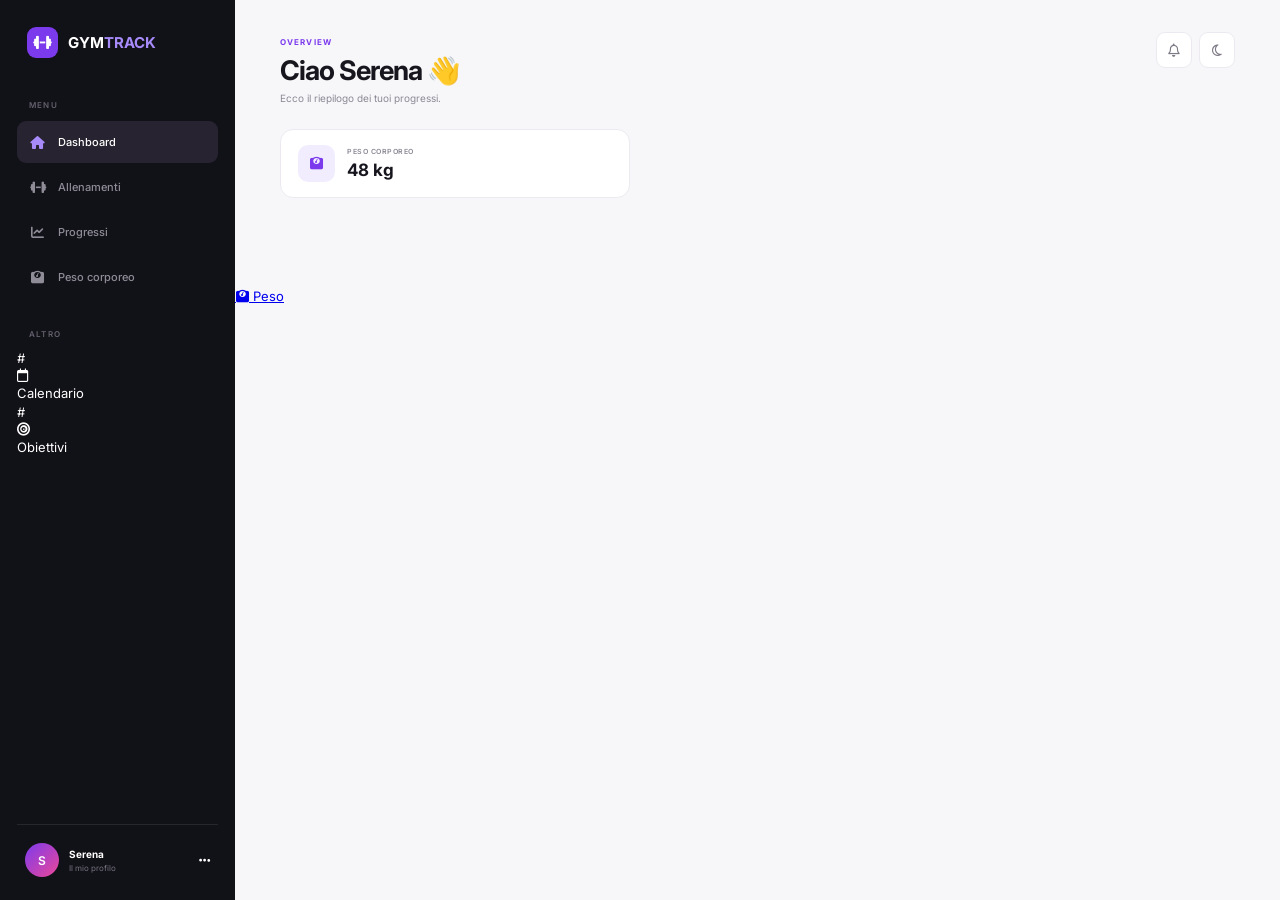
<file: index.html>
<!DOCTYPE html>
<html lang="it">

<head>

    <meta charset="UTF-8">

    <meta
        name="viewport"
        content="width=device-width, initial-scale=1.0"
    >

    <title>GymTrack | Dashboard</title>


    <!-- FONT -->

    <link
        rel="preconnect"
        href="https://fonts.googleapis.com"
    >

    <link
        rel="preconnect"
        href="https://fonts.gstatic.com"
        crossorigin
    >

    <link
        href="https://fonts.googleapis.com/css2?family=Inter:wght@400;500;600;700&display=swap"
        rel="stylesheet"
    >


    <!-- ICONS -->

    <link
        rel="stylesheet"
        href="https://cdnjs.cloudflare.com/ajax/libs/font-awesome/6.5.2/css/all.min.css"
    >


    <!-- PWA -->

    <link
        rel="manifest"
        href="manifest.json"
    >

    <meta
        name="theme-color"
        content="#7c3aed"
    >

    <meta
        name="apple-mobile-web-app-capable"
        content="yes"
    >

    <meta
        name="apple-mobile-web-app-status-bar-style"
        content="default"
    >

    <meta
        name="apple-mobile-web-app-title"
        content="GymTrack"
    >


    <!-- CSS -->

    <link
        rel="stylesheet"
        href="style.css"
    >

</head>


<body>


<div class="app">


    <!-- =====================================
         SIDEBAR
    ====================================== -->

    <!-- SIDEBAR -->

<aside class="sidebar">

    <div class="logo">

        <div class="logo-icon">
            <i class="fa-solid fa-dumbbell"></i>
        </div>

        <span>
            GYM<span>TRACK</span>
        </span>

    </div>


    <nav class="navigation">

        <p class="nav-title">MENU</p>

        <a href="index.html" class="active">
            <i class="fa-solid fa-house"></i>
            <span>Dashboard</span>
        </a>

        <a href="allenamenti.html">
            <i class="fa-solid fa-dumbbell"></i>
            <span>Allenamenti</span>
        </a>

        <a href="progressi.html">
            <i class="fa-solid fa-chart-line"></i>
            <span>Progressi</span>
        </a>

         <a href="peso.html">
            <i class="fa-solid fa-weight-scale"></i>
            <span>Peso corporeo</span>
        </a>

        <p class="nav-title second">ALTRO</p>

        #
            <i class="fa-regular fa-calendar"></i>
            <span>Calendario</span>
        </a>

        #
            <i class="fa-solid fa-bullseye"></i>
            <span>Obiettivi</span>
        </a>

    </nav>


    <div class="sidebar-profile">

        <div class="avatar">S</div>

        <div class="profile-info">
            <strong>Serena</strong>
            <span>Il mio profilo</span>
        </div>

        <i class="fa-solid fa-ellipsis"></i>

    </div>

</aside>



    <!-- =====================================
         MAIN
    ====================================== -->

    <main class="main">


        <!-- HEADER -->

        <header class="top-header">


            <div>

                <span class="small-label">
                    OVERVIEW
                </span>


                <h1>
                    Ciao Serena 👋
                </h1>


                <p>
                    Ecco il riepilogo dei tuoi progressi.
                </p>

            </div>


            <div class="header-actions">


                <button
                    class="icon-button"
                    aria-label="Notifiche"
                >

                    <i class="fa-regular fa-bell"></i>

                </button>


                <button
                    class="icon-button"
                    aria-label="Modalità scura"
                >

                    <i class="fa-regular fa-moon"></i>

                </button>


            </div>


        </header>



        <!-- =====================================
             STATISTICHE
        ====================================== -->

        <section class="stats-row">


            <!-- PESO -->

            <div class="stat-card">


                <div class="stat-icon purple">

                    <i class="fa-solid fa-weight-scale"></i>

                </div>


                <div>

                    <span>
                        PESO CORPOREO
                    </span>


                    <strong id="bodyWeight">
                        48 kg
                    </strong>

                </div>


            </div>



           

        <!-- =====================================
             CONTENUTO PRINCIPALE
        ====================================== -->

        <section class="dashboard-grid">



        <!-- =====================================
             OBIETTIVO
        ====================================== -->

        <section class="goal-card">


            <div class="goal-icon">

                <i class="fa-solid fa-bullseye"></i>

            </div>


            <div class="goal-content">

                <span>
                    OBIETTIVO
                </span>


                <h2>
                    Ricomposizione corporea
                </h2>


                <p>
                    Continua a registrare i tuoi allenamenti
                    per monitorare i progressi.
                </p>


                <div class="goal-progress">


                    <div class="goal-progress-bar">

                        <div
                            id="goalProgress"
                            class="goal-progress-fill"
                        ></div>

                    </div>


                    <span id="goalPercentage">
                        0%
                    </span>


                </div>

            </div>


        </section>


    </main>



    <!-- =====================================
         MOBILE NAVIGATION
    ====================================== -->

    <nav class="mobile-nav">


        <a
            href="index.html"
            class="mobile-nav-item active"
        >

            <i class="fa-solid fa-house"></i>

            <span>
                Home
            </span>

        </a>


        <a
            href="allenamenti.html"
            class="mobile-nav-item"
        >

            <i class="fa-solid fa-dumbbell"></i>

            <span>
                Allenamenti
            </span>

        </a>


        <a
            href="#"
            class="mobile-nav-item"
        >

            <i class="fa-solid fa-chart-line"></i>

            <span>
                Progressi
            </span>

        </a>


        <a
            href="#"
            class="mobile-nav-item"
        >

            <i class="fa-solid fa-weight-scale"></i>

            <span>
                Peso
            </span>

        </a>


    </nav>


</div>



<!-- =====================================
     JAVASCRIPT
====================================== -->

<script src="script.js"></script>


<!-- SERVICE WORKER -->

<script>

if ("serviceWorker" in navigator) {

    window.addEventListener("load", () => {

        navigator.serviceWorker
            .register("./service-worker.js")

            .then(() => {

                console.log(
                    "GymTrack: Service Worker attivo"
                );

            })

            .catch(error => {

                console.error(
                    "GymTrack: errore Service Worker",
                    error
                );

            });

    });

}

</script>


</body>

</html>
</file>
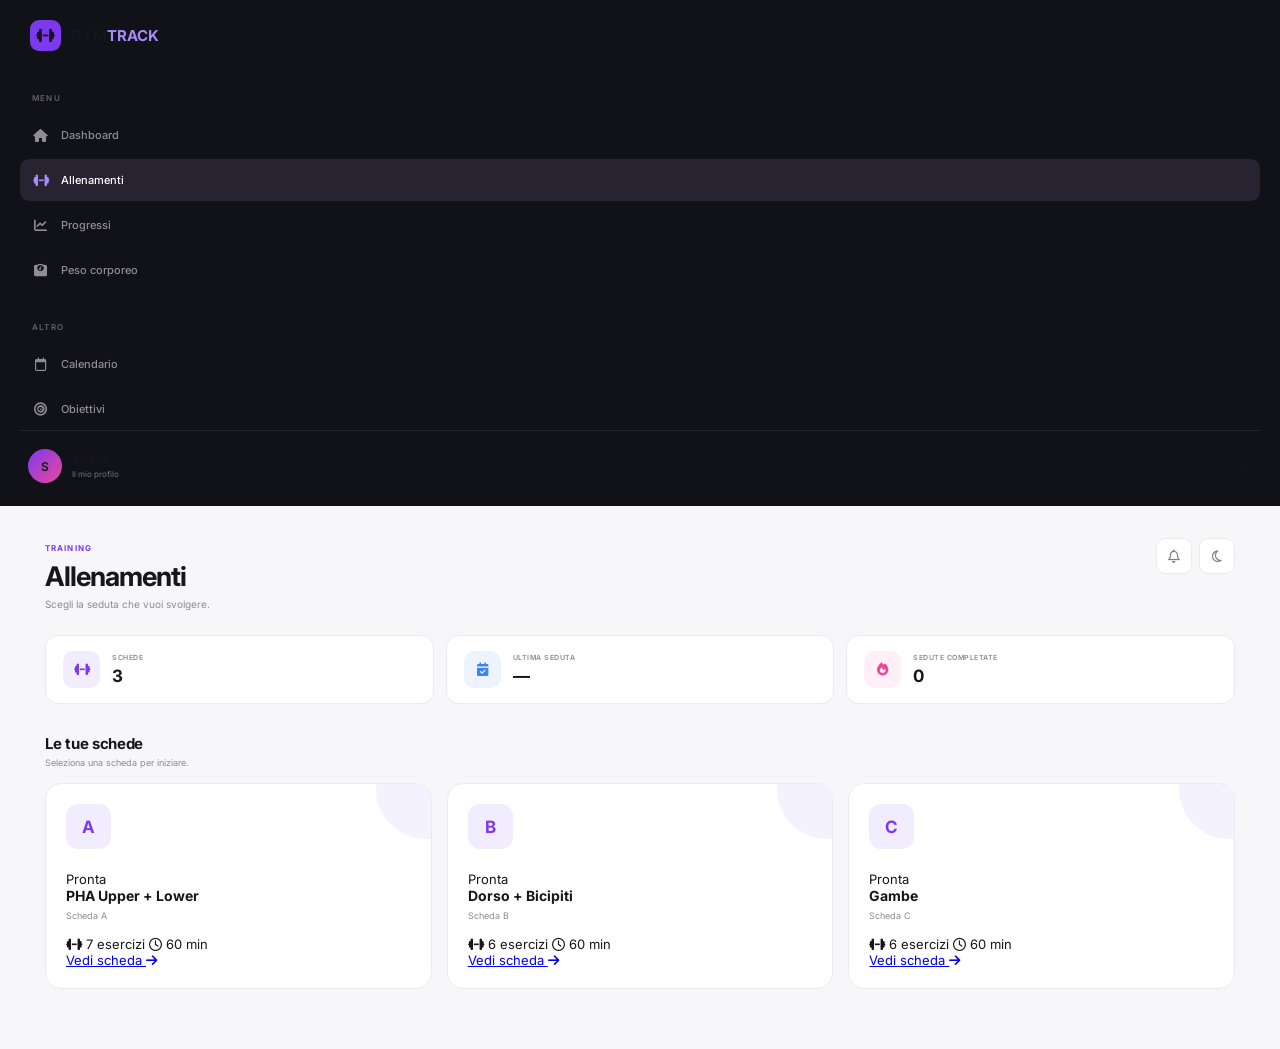
<file: allenamenti.html>
<!DOCTYPE html>
<html lang="it">

<head>
    <meta charset="UTF-8">
    <meta name="viewport" content="width=device-width, initial-scale=1.0">

    <title>GymTrack | Allenamenti</title>

    <link rel="preconnect" href="https://fonts.googleapis.com">
    <link rel="preconnect" href="https://fonts.gstatic.com" crossorigin>

    <link
        href="https://fonts.googleapis.com/css2?family=Inter:wght@400;500;600;700&display=swap"
        rel="stylesheet"
    >

    <link
        rel="stylesheet"
        href="https://cdnjs.cloudflare.com/ajax/libs/font-awesome/6.5.2/css/all.min.css"
    >

    <link rel="stylesheet" href="allenamenti.css">
</head>

<body>

<div class="app">

    <!-- SIDEBAR -->

    <aside class="sidebar">

        <div class="logo">
            <div class="logo-icon">
                <i class="fa-solid fa-dumbbell"></i>
            </div>

            <span>
                GYM<span>TRACK</span>
            </span>
        </div>


        <nav class="navigation">

            <p class="nav-title">MENU</p>

            <a href="index.html">
                <i class="fa-solid fa-house"></i>
                <span>Dashboard</span>
            </a>

            <a href="allenamenti.html" class="active">
                <i class="fa-solid fa-dumbbell"></i>
                <span>Allenamenti</span>
            </a>

            <a href="progressi.html">
                <i class="fa-solid fa-chart-line"></i>
                <span>Progressi</span>
            </a>

            <a href="peso.html">
                <i class="fa-solid fa-weight-scale"></i>
                <span>Peso corporeo</span>
            </a>

            <p class="nav-title second">ALTRO</p>

            <a href="#">
                <i class="fa-regular fa-calendar"></i>
                <span>Calendario</span>
            </a>

            <a href="#">
                <i class="fa-solid fa-bullseye"></i>
                <span>Obiettivi</span>
            </a>

        </nav>


        <div class="sidebar-profile">

            <div class="avatar">S</div>

            <div class="profile-info">
                <strong>Serena</strong>
                <span>Il mio profilo</span>
            </div>

            <i class="fa-solid fa-ellipsis"></i>

        </div>

    </aside>


    <!-- MAIN -->

    <main class="main">

        <header class="top-header">

            <div>

                <span class="small-label">
                    TRAINING
                </span>

                <h1>Allenamenti</h1>

                <p>
                    Scegli la seduta che vuoi svolgere.
                </p>

            </div>

            <div class="header-actions">

                <button class="icon-button">
                    <i class="fa-regular fa-bell"></i>
                </button>

                <button class="icon-button">
                    <i class="fa-regular fa-moon"></i>
                </button>

            </div>

        </header>


        <!-- STATISTICHE -->

        <section class="stats-row">

            <div class="stat-card">

                <div class="stat-icon purple">
                    <i class="fa-solid fa-dumbbell"></i>
                </div>

                <div>
                    <span>SCHEDE</span>
                    <strong>3</strong>
                </div>

            </div>


            <div class="stat-card">

                <div class="stat-icon blue">
                    <i class="fa-solid fa-calendar-check"></i>
                </div>

                <div>
                    <span>ULTIMA SEDUTA</span>
                    <strong id="lastWorkout">—</strong>
                </div>

            </div>


            <div class="stat-card">

                <div class="stat-icon pink">
                    <i class="fa-solid fa-fire"></i>
                </div>

                <div>
                    <span>SEDUTE COMPLETATE</span>
                    <strong id="completedWorkouts">0</strong>
                </div>

            </div>

        </section>


        <!-- SCHEDE -->

        <section class="workouts-section">

            <div class="section-heading">

                <div>
                    <h2>Le tue schede</h2>

                    <p>
                        Seleziona una scheda per iniziare.
                    </p>
                </div>

            </div>


            <div class="workout-grid" id="workoutGrid"></div>

        </section>

    </main>

</div>

<nav class="mobile-nav">

    <a href="index.html" class="mobile-nav-item">
        <i class="fa-solid fa-house"></i>
        <span>Home</span>
    </a>

    <a href="allenamenti.html" class="mobile-nav-item active">
        <i class="fa-solid fa-dumbbell"></i>
        <span>Allenamenti</span>
    </a>

    <a href="progressi.html" class="mobile-nav-item">
        <i class="fa-solid fa-chart-line"></i>
        <span>Progressi</span>
    </a>

    <a href="peso.html" class="mobile-nav-item">
        <i class="fa-solid fa-weight-scale"></i>
        <span>Peso</span>
    </a>

</nav>

<script src="allenamenti.js"></script>

</body>
</html>
</file>
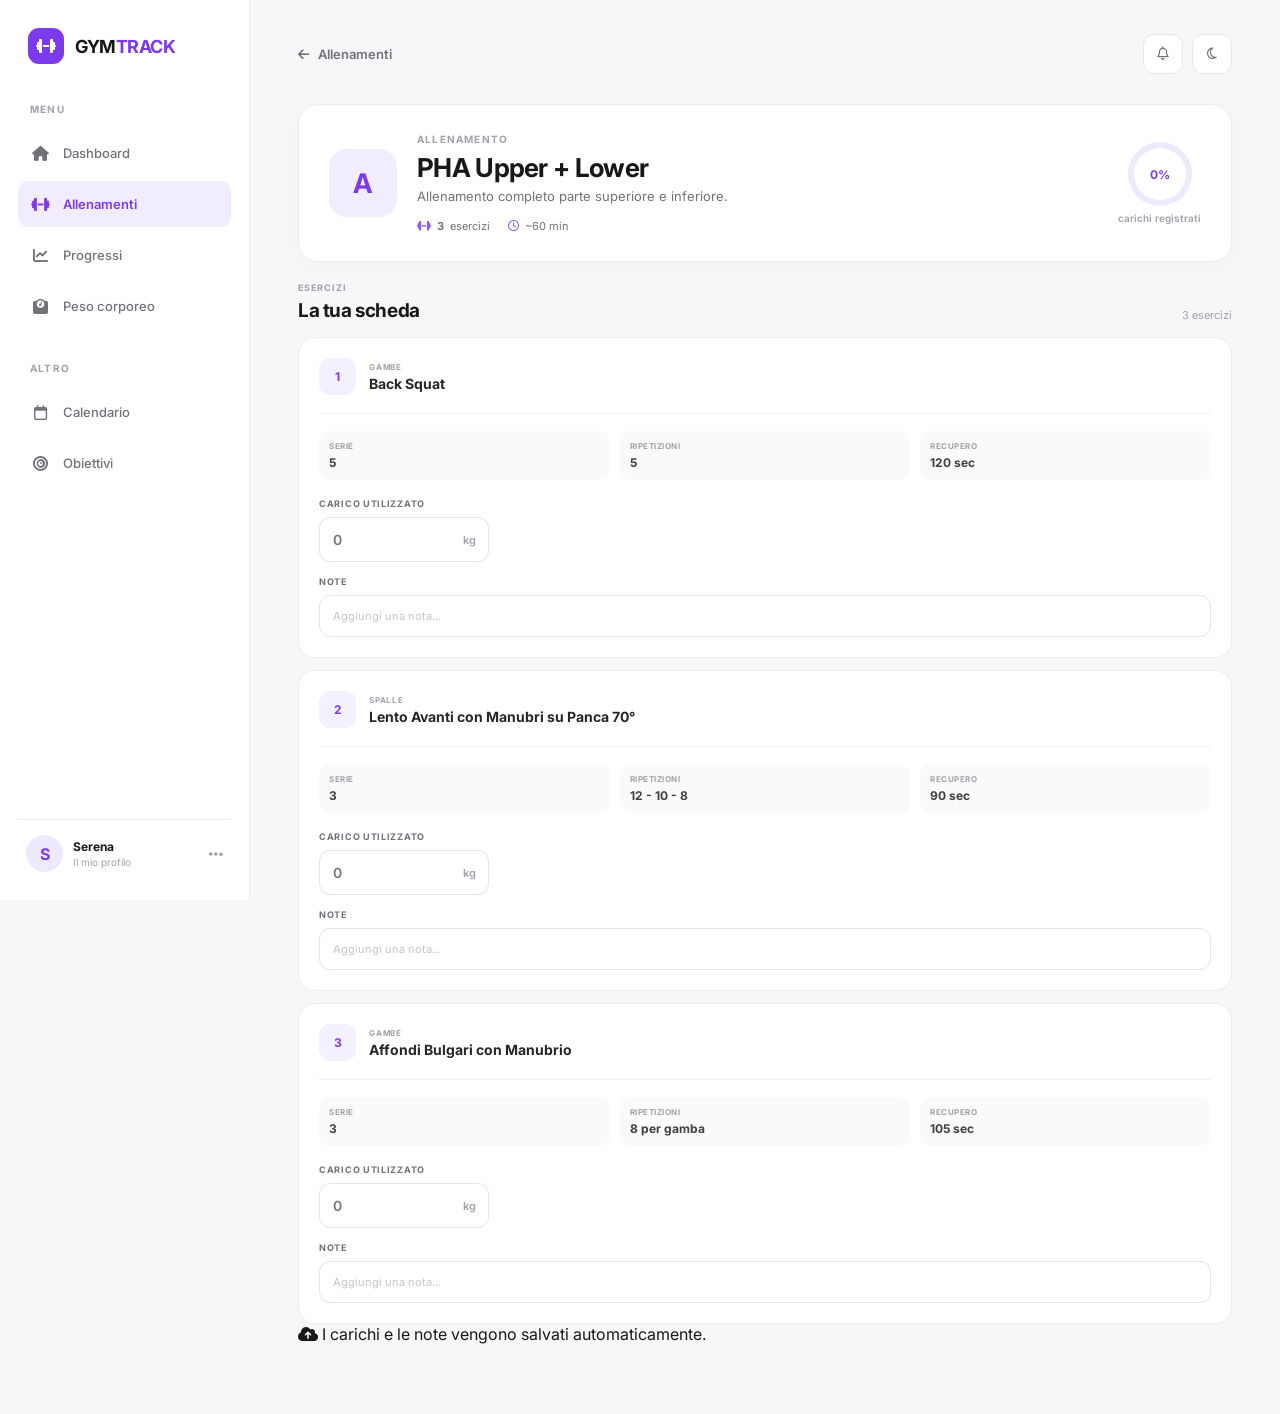
<file: allenamento.html>
<!DOCTYPE html>
<html lang="it">

<head>

    <meta charset="UTF-8">

    <meta
        name="viewport"
        content="width=device-width, initial-scale=1.0"
    >

    <title>GymTrack | Allenamento</title>


    <!-- FONT -->

    <link
        rel="preconnect"
        href="https://fonts.googleapis.com"
    >

    <link
        rel="preconnect"
        href="https://fonts.gstatic.com"
        crossorigin
    >

    <link
        href="https://fonts.googleapis.com/css2?family=Inter:wght@400;500;600;700&display=swap"
        rel="stylesheet"
    >


    <!-- ICONS -->

    <link
        rel="stylesheet"
        href="https://cdnjs.cloudflare.com/ajax/libs/font-awesome/6.5.2/css/all.min.css"
    >


    <!-- PWA -->

    <link
        rel="manifest"
        href="manifest.json"
    >

    <meta
        name="theme-color"
        content="#7c3aed"
    >

    <meta
        name="apple-mobile-web-app-capable"
        content="yes"
    >

    <meta
        name="apple-mobile-web-app-status-bar-style"
        content="default"
    >

    <meta
        name="apple-mobile-web-app-title"
        content="GymTrack"
    >


    <!-- CSS -->

    <link
        rel="stylesheet"
        href="allenamento.css"
    >

</head>


<body>


<div class="app">


    <!-- =====================================
         SIDEBAR
    ====================================== -->

    <aside class="sidebar">


        <div class="logo">

            <div class="logo-icon">

                <i class="fa-solid fa-dumbbell"></i>

            </div>

            <span>
                GYM<span>TRACK</span>
            </span>

        </div>


        <nav class="navigation">


            <p class="nav-title">
                MENU
            </p>


            <a href="index.html">

                <i class="fa-solid fa-house"></i>

                <span>
                    Dashboard
                </span>

            </a>


            <a
                href="allenamenti.html"
                class="active"
            >

                <i class="fa-solid fa-dumbbell"></i>

                <span>
                    Allenamenti
                </span>

            </a>


            <a href="progressi.html">

                <i class="fa-solid fa-chart-line"></i>

                <span>
                    Progressi
                </span>

            </a>


            <a href="peso.html">

                <i class="fa-solid fa-weight-scale"></i>

                <span>
                    Peso corporeo
                </span>

            </a>


            <p class="nav-title second">
                ALTRO
            </p>


            <a href="#">

                <i class="fa-regular fa-calendar"></i>

                <span>
                    Calendario
                </span>

            </a>


            <a href="#">

                <i class="fa-solid fa-bullseye"></i>

                <span>
                    Obiettivi
                </span>

            </a>


        </nav>


        <div class="sidebar-profile">


            <div class="avatar">
                S
            </div>


            <div class="profile-info">

                <strong>
                    Serena
                </strong>

                <span>
                    Il mio profilo
                </span>

            </div>


            <i class="fa-solid fa-ellipsis"></i>


        </div>


    </aside>



    <!-- =====================================
         MAIN
    ====================================== -->

    <main class="main">


        <!-- HEADER -->

        <header class="workout-header">


            <a
                href="allenamenti.html"
                class="back-button"
            >

                <i class="fa-solid fa-arrow-left"></i>

                <span>
                    Allenamenti
                </span>

            </a>


            <div class="header-actions">

                <button
                    class="icon-button"
                    aria-label="Notifiche"
                >

                    <i class="fa-regular fa-bell"></i>

                </button>


                <button
                    class="icon-button"
                    aria-label="Modalità scura"
                >

                    <i class="fa-regular fa-moon"></i>

                </button>

            </div>


        </header>



        <!-- =====================================
             TITOLO ALLENAMENTO
        ====================================== -->

        <section class="workout-title-section">


            <div class="workout-title-left">


                <div
                    id="workoutLetter"
                    class="large-workout-letter"
                >
                    A
                </div>


                <div>


                    <span class="small-label">
                        ALLENAMENTO
                    </span>


                    <h1 id="workoutTitle">
                        PHA Upper + Lower
                    </h1>


                    <p id="workoutDescription">
                        Allenamento completo
                        parte superiore e inferiore.
                    </p>


                    <div class="workout-meta">


                        <span>

                            <i class="fa-solid fa-dumbbell"></i>

                            <strong id="exerciseCount">
                                7
                            </strong>

                            esercizi

                        </span>


                        <span>

                            <i class="fa-regular fa-clock"></i>

                            ~60 min

                        </span>


                    </div>


                </div>


            </div>


            <div class="workout-progress">


                <div class="progress-circle">

                    <span id="progressPercentage">
                        0%
                    </span>

                </div>


                <span>
                    carichi registrati
                </span>


            </div>


        </section>


        <!-- =====================================
             ESERCIZI
        ====================================== -->

        <section class="exercises-section">


            <div class="section-heading">


                <div>

                    <span class="card-label">
                        ESERCIZI
                    </span>


                    <h2>
                        La tua scheda
                    </h2>

                </div>


                <span id="exerciseTotal">
                    7 esercizi
                </span>


            </div>


            <!--
                GLI ESERCIZI VENGONO
                INSERITI DA allenamento.js
            -->

            <div
                id="exerciseList"
                class="exercise-list"
            ></div>


        </section>



        <!-- =====================================
             COMPLETA ALLENAMENTO
        ====================================== -->

 <section class="save-info">

    <i class="fa-solid fa-cloud-arrow-up"></i>

    <span>
        I carichi e le note vengono salvati automaticamente.
    </span>

</section>


    </main>



    <!-- =====================================
         MOBILE NAVIGATION
    ====================================== -->

    <nav class="mobile-nav">


        <a
            href="index.html"
            class="mobile-nav-item"
        >

            <i class="fa-solid fa-house"></i>

            <span>
                Home
            </span>

        </a>


        <a
            href="allenamenti.html"
            class="mobile-nav-item active"
        >

            <i class="fa-solid fa-dumbbell"></i>

            <span>
                Allenamenti
            </span>

        </a>


        <a
            href="progressi.html"
            class="mobile-nav-item"
        >

            <i class="fa-solid fa-chart-line"></i>

            <span>
                Progressi
            </span>

        </a>


        <a
            href="peso.html"
            class="mobile-nav-item"
        >

            <i class="fa-solid fa-weight-scale"></i>

            <span>
                Peso
            </span>

        </a>


    </nav>


</div>



<!-- =====================================
     JAVASCRIPT
====================================== -->

<script src="allenamento.js"></script>


<!-- SERVICE WORKER -->

<script>

if ("serviceWorker" in navigator) {

    window.addEventListener("load", () => {

        navigator.serviceWorker
            .register("./service-worker.js")
            .then(() => {

                console.log(
                    "GymTrack: Service Worker attivo"
                );

            })
            .catch(error => {

                console.error(
                    "GymTrack: errore Service Worker",
                    error
                );

            });

    });

}

</script>


</body>

</html>
</file>
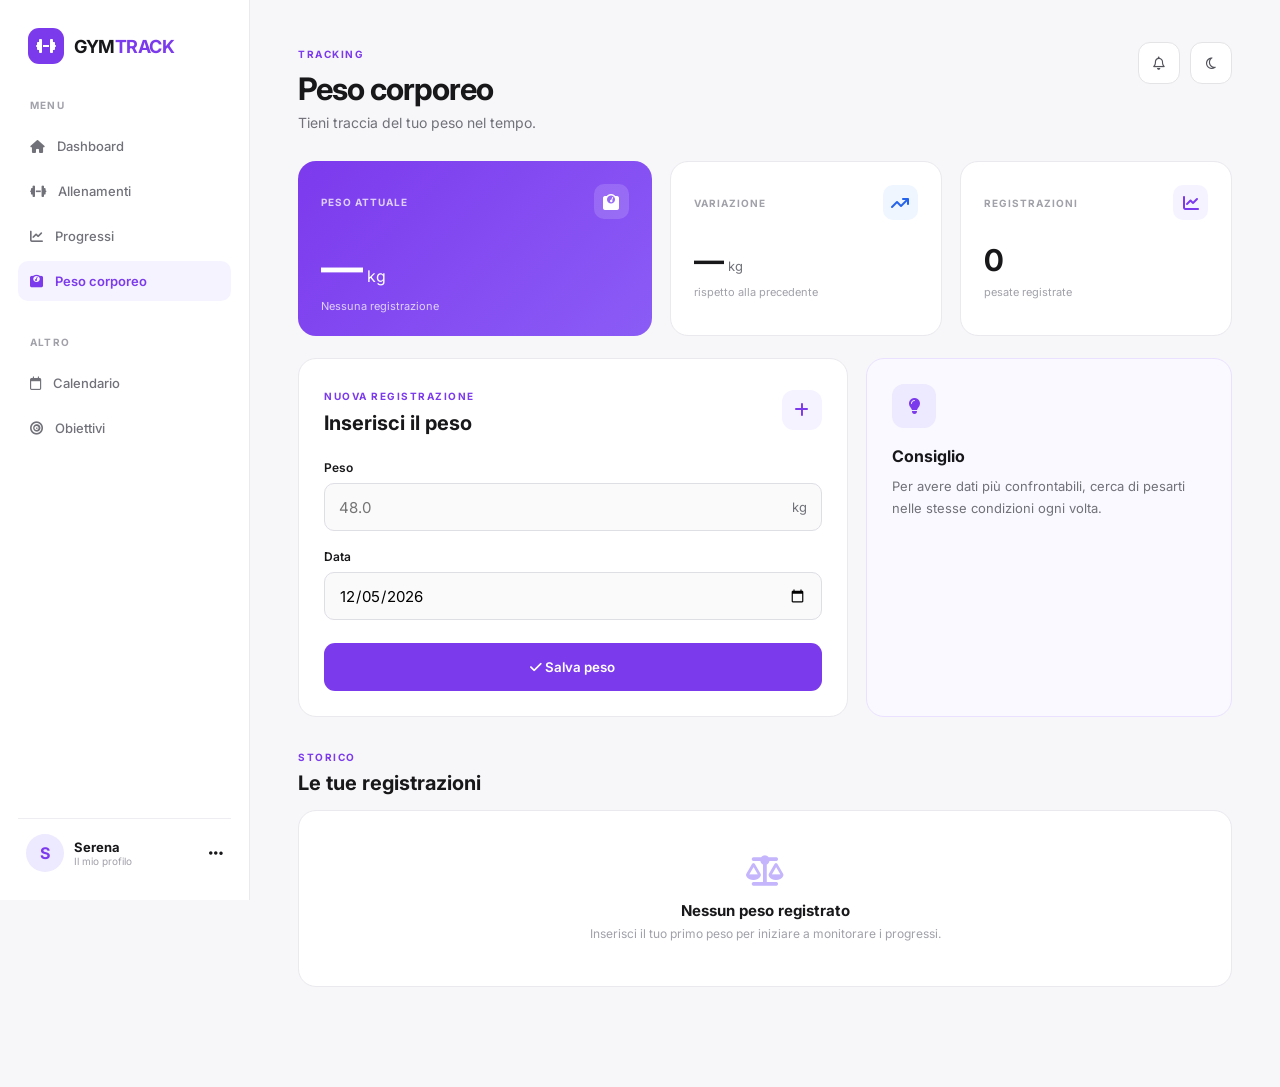
<file: peso.html>
<!DOCTYPE html>
<html lang="it">

<head>

    <meta charset="UTF-8">

    <meta
        name="viewport"
        content="width=device-width, initial-scale=1.0"
    >

    <title>GymTrack | Peso corporeo</title>


    <!-- FONT -->

    <link rel="preconnect" href="https://fonts.googleapis.com">

    <link
        rel="preconnect"
        href="https://fonts.gstatic.com"
        crossorigin
    >

    <link
        href="https://fonts.googleapis.com/css2?family=Inter:wght@400;500;600;700&display=swap"
        rel="stylesheet"
    >


    <!-- ICONS -->

    <link
        rel="stylesheet"
        href="https://cdnjs.cloudflare.com/ajax/libs/font-awesome/6.5.2/css/all.min.css"
    >


    <!-- CSS -->

    <link
        rel="stylesheet"
        href="peso.css"
    >

</head>


<body>

<div class="app">


    <!-- =========================
         SIDEBAR
    ========================== -->

    <aside class="sidebar">


        <div class="logo">

            <div class="logo-icon">

                <i class="fa-solid fa-dumbbell"></i>

            </div>

            <span>
                GYM<span>TRACK</span>
            </span>

        </div>


        <nav class="navigation">

            <p class="nav-title">
                MENU
            </p>


            <a href="index.html">

                <i class="fa-solid fa-house"></i>

                <span>
                    Dashboard
                </span>

            </a>


            <a href="allenamenti.html">

                <i class="fa-solid fa-dumbbell"></i>

                <span>
                    Allenamenti
                </span>

            </a>


            <a href="#">

                <i class="fa-solid fa-chart-line"></i>

                <span>
                    Progressi
                </span>

            </a>


            <a
                href="peso.html"
                class="active"
            >

                <i class="fa-solid fa-weight-scale"></i>

                <span>
                    Peso corporeo
                </span>

            </a>


            <p class="nav-title second">
                ALTRO
            </p>


            <a href="#">

                <i class="fa-regular fa-calendar"></i>

                <span>
                    Calendario
                </span>

            </a>


            <a href="#">

                <i class="fa-solid fa-bullseye"></i>

                <span>
                    Obiettivi
                </span>

            </a>

        </nav>


        <div class="sidebar-profile">

            <div class="avatar">
                S
            </div>


            <div class="profile-info">

                <strong>
                    Serena
                </strong>

                <span>
                    Il mio profilo
                </span>

            </div>


            <i class="fa-solid fa-ellipsis"></i>

        </div>

    </aside>



    <!-- =========================
         MAIN
    ========================== -->

    <main class="main">


        <!-- HEADER -->

        <header class="top-header">

            <div>

                <span class="small-label">
                    TRACKING
                </span>

                <h1>
                    Peso corporeo
                </h1>

                <p>
                    Tieni traccia del tuo peso nel tempo.
                </p>

            </div>


            <div class="header-actions">

                <button
                    class="icon-button"
                    aria-label="Notifiche"
                >

                    <i class="fa-regular fa-bell"></i>

                </button>


                <button
                    class="icon-button"
                    aria-label="Modalità scura"
                >

                    <i class="fa-regular fa-moon"></i>

                </button>

            </div>

        </header>



        <!-- =========================
             TOP CARDS
        ========================== -->

        <section class="weight-overview">


            <!-- PESO ATTUALE -->

            <div class="weight-card main-weight-card">

                <div class="weight-card-header">

                    <span>
                        PESO ATTUALE
                    </span>

                    <div class="weight-icon">

                        <i class="fa-solid fa-weight-scale"></i>

                    </div>

                </div>


                <div class="current-weight">

                    <strong id="currentWeight">
                        —
                    </strong>

                    <span>
                        kg
                    </span>

                </div>


                <p id="weightDate">
                    Nessuna registrazione
                </p>

            </div>



            <!-- VARIAZIONE -->

            <div class="weight-card">

                <div class="weight-card-header">

                    <span>
                        VARIAZIONE
                    </span>

                    <div class="weight-icon secondary">

                        <i class="fa-solid fa-arrow-trend-up"></i>

                    </div>

                </div>


                <div class="variation">

                    <strong id="weightDifference">
                        —
                    </strong>

                    <span>
                        kg
                    </span>

                </div>


                <p>
                    rispetto alla precedente
                </p>

            </div>



            <!-- REGISTRAZIONI -->

            <div class="weight-card">

                <div class="weight-card-header">

                    <span>
                        REGISTRAZIONI
                    </span>

                    <div class="weight-icon">

                        <i class="fa-solid fa-chart-line"></i>

                    </div>

                </div>


                <div class="variation">

                    <strong id="totalEntries">
                        0
                    </strong>

                </div>


                <p>
                    pesate registrate
                </p>

            </div>

        </section>



        <!-- =========================
             INSERIMENTO PESO
        ========================== -->

        <section class="content-grid">


            <div class="card add-weight-card">


                <div class="card-heading">

                    <div>

                        <span class="card-label">
                            NUOVA REGISTRAZIONE
                        </span>

                        <h2>
                            Inserisci il peso
                        </h2>

                    </div>


                    <div class="heading-icon">

                        <i class="fa-solid fa-plus"></i>

                    </div>

                </div>



                <form id="weightForm">


                    <div class="input-group">

                        <label for="weight">
                            Peso
                        </label>


                        <div class="weight-input">

                            <input
                                type="number"
                                id="weight"
                                name="weight"
                                placeholder="48.0"
                                step="0.1"
                                min="20"
                                max="300"
                                required
                            >

                            <span>
                                kg
                            </span>

                        </div>

                    </div>



                    <div class="input-group">

                        <label for="weightDateInput">
                            Data
                        </label>


                        <input
                            type="date"
                            id="weightDateInput"
                            required
                        >

                    </div>



                    <button
                        type="submit"
                        class="save-button"
                    >

                        <i class="fa-solid fa-check"></i>

                        Salva peso

                    </button>

                </form>

            </div>



            <!-- =========================
                 INFO
            ========================== -->

            <div class="card info-card">

                <div class="info-icon">

                    <i class="fa-solid fa-lightbulb"></i>

                </div>


                <h3>
                    Consiglio
                </h3>


                <p>
                    Per avere dati più confrontabili,
                    cerca di pesarti nelle stesse
                    condizioni ogni volta.
                </p>

            </div>

        </section>



        <!-- =========================
             STORICO
        ========================== -->

        <section class="history-section">


            <div class="section-heading">

                <div>

                    <span class="card-label">
                        STORICO
                    </span>

                    <h2>
                        Le tue registrazioni
                    </h2>

                </div>

            </div>


            <div
                class="history-card"
                id="historyList"
            >

                <div class="empty-history">

                    <i class="fa-solid fa-scale-balanced"></i>

                    <h3>
                        Nessun peso registrato
                    </h3>

                    <p>
                        Inserisci il tuo primo peso
                        per iniziare a monitorare
                        i progressi.
                    </p>

                </div>

            </div>

        </section>


    </main>



    <!-- =========================
         MOBILE NAV
    ========================== -->

    <nav class="mobile-nav">


        <a
            href="index.html"
            class="mobile-nav-item"
        >

            <i class="fa-solid fa-house"></i>

            <span>
                Home
            </span>

        </a>


        <a
            href="allenamenti.html"
            class="mobile-nav-item"
        >

            <i class="fa-solid fa-dumbbell"></i>

            <span>
                Allenamenti
            </span>

        </a>


        <a
            href="#"
            class="mobile-nav-item"
        >

            <i class="fa-solid fa-chart-line"></i>

            <span>
                Progressi
            </span>

        </a>


        <a
            href="peso.html"
            class="mobile-nav-item active"
        >

            <i class="fa-solid fa-weight-scale"></i>

            <span>
                Peso
            </span>

        </a>


    </nav>

</div>



<script src="peso.js"></script>

</body>

</html>
</file>
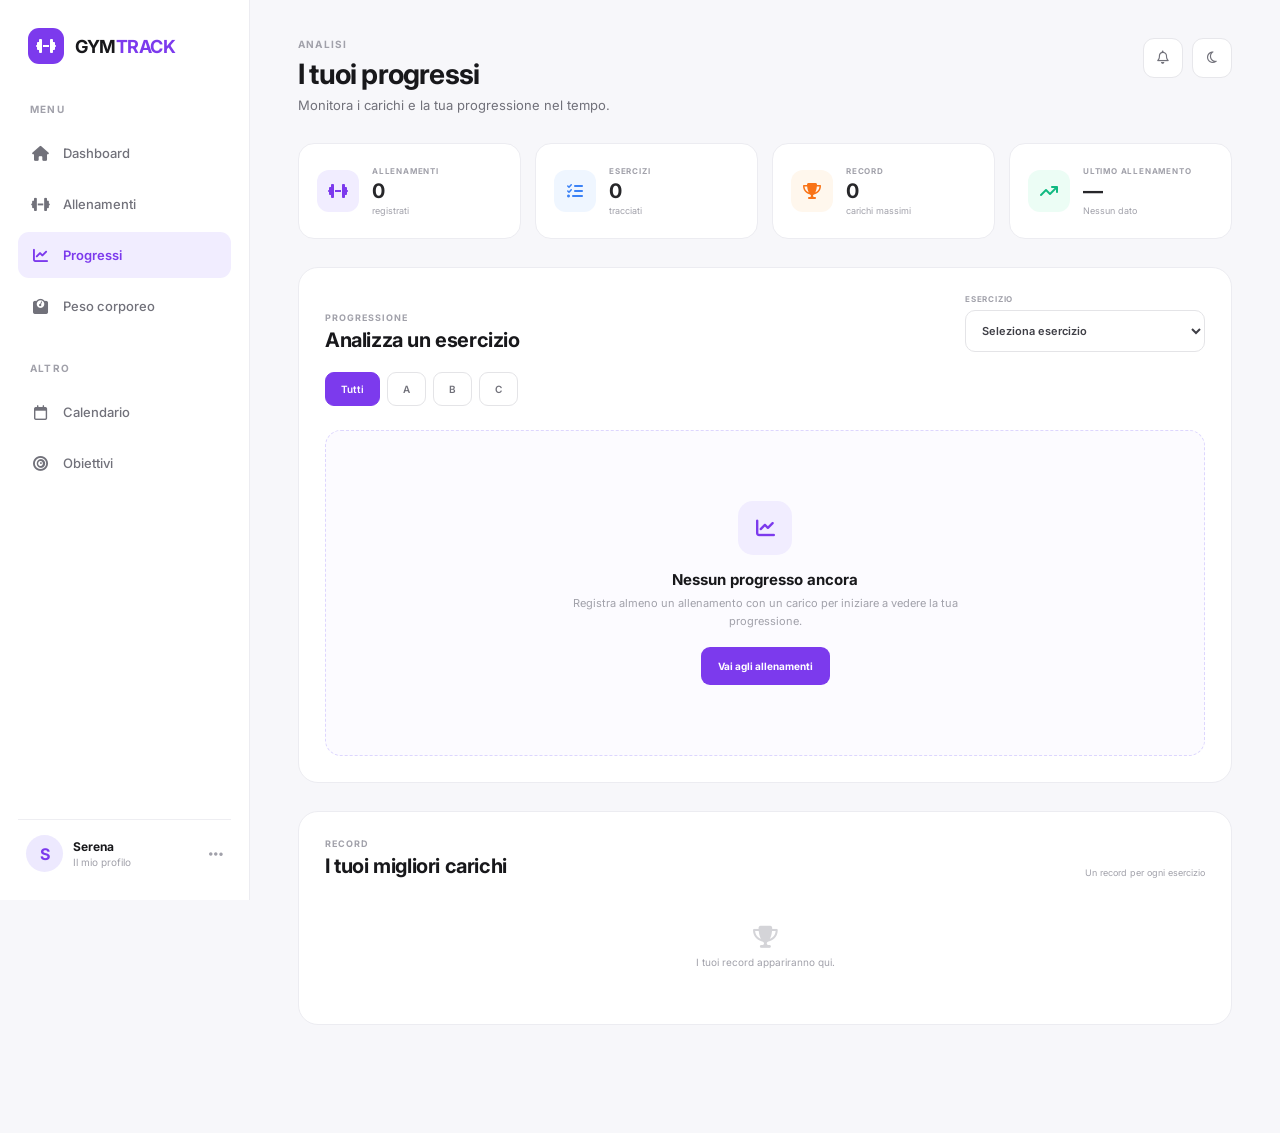
<file: progressi.html>
<!DOCTYPE html>
<html lang="it">

<head>

    <meta charset="UTF-8">

    <meta
        name="viewport"
        content="width=device-width, initial-scale=1.0"
    >

    <title>GymTrack | Progressi</title>


    <!-- FONT -->

    <link
        rel="preconnect"
        href="https://fonts.googleapis.com"
    >

    <link
        rel="preconnect"
        href="https://fonts.googleapis.com"
        crossorigin
    >

    <link
        href="https://fonts.googleapis.com/css2?family=Inter:wght@400;500;600;700&display=swap"
        rel="stylesheet"
    >


    <!-- ICONS -->

    <link
        rel="stylesheet"
        href="https://cdnjs.cloudflare.com/ajax/libs/font-awesome/6.5.2/css/all.min.css"
    >


    <!-- PWA -->

    <link
        rel="manifest"
        href="manifest.json"
    >

    <meta
        name="theme-color"
        content="#7c3aed"
    >

    <meta
        name="apple-mobile-web-app-capable"
        content="yes"
    >

    <meta
        name="apple-mobile-web-app-status-bar-style"
        content="default"
    >

    <meta
        name="apple-mobile-web-app-title"
        content="GymTrack"
    >


    <!-- CSS -->

    <link
        rel="stylesheet"
        href="progressi.css"
    >

</head>


<body>


<div class="app">


    <!-- =========================================
         SIDEBAR
    ========================================== -->

    <aside class="sidebar">


        <div class="logo">

            <div class="logo-icon">

                <i class="fa-solid fa-dumbbell"></i>

            </div>

            <span>
                GYM<span>TRACK</span>
            </span>

        </div>


        <nav class="navigation">


            <p class="nav-title">
                MENU
            </p>


            <a href="index.html">

                <i class="fa-solid fa-house"></i>

                <span>
                    Dashboard
                </span>

            </a>


            <a href="allenamenti.html">

                <i class="fa-solid fa-dumbbell"></i>

                <span>
                    Allenamenti
                </span>

            </a>


            <a
                href="progressi.html"
                class="active"
            >

                <i class="fa-solid fa-chart-line"></i>

                <span>
                    Progressi
                </span>

            </a>


            <a href="#">

                <i class="fa-solid fa-weight-scale"></i>

                <span>
                    Peso corporeo
                </span>

            </a>


            <p class="nav-title second">
                ALTRO
            </p>


            <a href="#">

                <i class="fa-regular fa-calendar"></i>

                <span>
                    Calendario
                </span>

            </a>


            <a href="#">

                <i class="fa-solid fa-bullseye"></i>

                <span>
                    Obiettivi
                </span>

            </a>


        </nav>


        <div class="sidebar-profile">

            <div class="avatar">
                S
            </div>


            <div class="profile-info">

                <strong>
                    Serena
                </strong>

                <span>
                    Il mio profilo
                </span>

            </div>


            <i class="fa-solid fa-ellipsis"></i>

        </div>


    </aside>



    <!-- =========================================
         MAIN
    ========================================== -->

    <main class="main">


        <!-- HEADER -->

        <header class="page-header">


            <div>

                <span class="page-label">
                    ANALISI
                </span>

                <h1>
                    I tuoi progressi
                </h1>

                <p>
                    Monitora i carichi e la tua progressione nel tempo.
                </p>

            </div>


            <div class="header-actions">

                <button
                    class="icon-button"
                    aria-label="Notifiche"
                >

                    <i class="fa-regular fa-bell"></i>

                </button>


                <button
                    class="icon-button"
                    aria-label="Modalità scura"
                >

                    <i class="fa-regular fa-moon"></i>

                </button>

            </div>


        </header>



        <!-- =========================================
             STATISTICHE
        ========================================== -->

        <section class="stats-grid">


            <article class="stat-card">

                <div class="stat-icon purple">

                    <i class="fa-solid fa-dumbbell"></i>

                </div>


                <div>

                    <span>
                        ALLENAMENTI
                    </span>

                    <strong id="totalWorkouts">
                        0
                    </strong>

                    <small>
                        registrati
                    </small>

                </div>

            </article>



            <article class="stat-card">

                <div class="stat-icon blue">

                    <i class="fa-solid fa-list-check"></i>

                </div>


                <div>

                    <span>
                        ESERCIZI
                    </span>

                    <strong id="trackedExercises">
                        0
                    </strong>

                    <small>
                        tracciati
                    </small>

                </div>

            </article>



            <article class="stat-card">

                <div class="stat-icon orange">

                    <i class="fa-solid fa-trophy"></i>

                </div>


                <div>

                    <span>
                        RECORD
                    </span>

                    <strong id="personalRecords">
                        0
                    </strong>

                    <small>
                        carichi massimi
                    </small>

                </div>

            </article>



            <article class="stat-card">

                <div class="stat-icon green">

                    <i class="fa-solid fa-arrow-trend-up"></i>

                </div>


                <div>

                    <span>
                        ULTIMO ALLENAMENTO
                    </span>

                    <strong id="lastWorkoutDate">
                        —
                    </strong>

                    <small id="lastWorkoutName">
                        Nessun dato
                    </small>

                </div>

            </article>


        </section>



        <!-- =========================================
             PROGRESSIONE
        ========================================== -->

        <section class="progress-section">


            <div class="section-header">


                <div>

                    <span class="section-label">
                        PROGRESSIONE
                    </span>

                    <h2>
                        Analizza un esercizio
                    </h2>

                </div>


                <div class="exercise-selector">


                    <label for="exerciseSelect">
                        ESERCIZIO
                    </label>


                    <select id="exerciseSelect">

                        <option value="">
                            Seleziona esercizio
                        </option>

                    </select>


                </div>


            </div>



            <!-- FILTRO SCHEDE -->

            <div class="workout-filters">

                <button
                    class="workout-filter active"
                    data-workout="all"
                >
                    Tutti
                </button>


                <button
                    class="workout-filter"
                    data-workout="A"
                >
                    A
                </button>


                <button
                    class="workout-filter"
                    data-workout="B"
                >
                    B
                </button>


                <button
                    class="workout-filter"
                    data-workout="C"
                >
                    C
                </button>

            </div>



            <!-- NESSUN DATO -->

            <div
                id="emptyProgress"
                class="empty-progress"
            >

                <div class="empty-icon">

                    <i class="fa-solid fa-chart-line"></i>

                </div>

                <h3>
                    Nessun progresso ancora
                </h3>

                <p>
                    Registra almeno un allenamento con un carico
                    per iniziare a vedere la tua progressione.
                </p>

                <a href="allenamenti.html">
                    Vai agli allenamenti
                </a>

            </div>



            <!-- CONTENUTO PROGRESSI -->

            <div
                id="progressContent"
                class="progress-content hidden"
            >


                <!-- ESERCIZIO -->

                <div class="selected-exercise-header">


                    <div>

                        <span id="selectedMuscle">
                            —
                        </span>

                        <h2 id="selectedExerciseName">
                            —
                        </h2>

                    </div>


                    <div class="selected-workout">

                        <span>
                            SCHEDA
                        </span>

                        <strong id="selectedWorkout">
                            —
                        </strong>

                    </div>


                </div>



                <!-- STATISTICHE ESERCIZIO -->

                <div class="exercise-stats">


                    <div class="exercise-stat">

                        <span>
                            ULTIMO CARICO
                        </span>

                        <strong id="lastWeight">
                            —
                        </strong>

                    </div>


                    <div class="exercise-stat">

                        <span>
                            RECORD
                        </span>

                        <strong id="recordWeight">
                            —
                        </strong>

                    </div>


                    <div class="exercise-stat">

                        <span>
                            VARIAZIONE
                        </span>

                        <strong
                            id="weightVariation"
                            class="variation"
                        >
                            —
                        </strong>

                    </div>


                    <div class="exercise-stat">

                        <span>
                            SESSIONI
                        </span>

                        <strong id="sessionCount">
                            —
                        </strong>

                    </div>


                </div>



                <!-- GRAFICO -->

                <div class="chart-card">


                    <div class="chart-header">

                        <div>

                            <span>
                                PROGRESSIONE CARICO
                            </span>

                            <strong id="chartPeriod">
                                —
                            </strong>

                        </div>


                        <div class="chart-legend">

                            <span class="legend-dot"></span>

                            <span>
                                Carico
                            </span>

                        </div>

                    </div>


                    <div class="chart-wrapper">

                        <canvas
                            id="progressChart"
                        ></canvas>

                        <div
                            id="chartEmpty"
                            class="chart-empty"
                        >

                            <i class="fa-solid fa-chart-line"></i>

                            <span>
                                Servono almeno due registrazioni
                                per mostrare la progressione.
                            </span>

                        </div>

                    </div>


                </div>



                <!-- STORICO -->

                <div class="history-card">


                    <div class="history-header">

                        <div>

                            <span>
                                STORICO
                            </span>

                            <h3>
                                Carichi registrati
                            </h3>

                        </div>


                        <span id="historyCount">
                            0 sessioni
                        </span>

                    </div>


                    <div
                        id="historyList"
                        class="history-list"
                    ></div>


                </div>


            </div>


        </section>



        <!-- =========================================
             RECORD PERSONALI
        ========================================== -->

        <section class="records-section">


            <div class="section-header records-heading">

                <div>

                    <span class="section-label">
                        RECORD
                    </span>

                    <h2>
                        I tuoi migliori carichi
                    </h2>

                </div>


                <span class="records-subtitle">
                    Un record per ogni esercizio
                </span>

            </div>


            <div
                id="recordsGrid"
                class="records-grid"
            ></div>


            <div
                id="emptyRecords"
                class="empty-records"
            >

                <i class="fa-solid fa-trophy"></i>

                <span>
                    I tuoi record appariranno qui.
                </span>

            </div>


        </section>


    </main>



    <!-- =========================================
         MOBILE NAVIGATION
    ========================================== -->

    <nav class="mobile-nav">


        <a
            href="index.html"
            class="mobile-nav-item"
        >

            <i class="fa-solid fa-house"></i>

            <span>
                Home
            </span>

        </a>


        <a
            href="allenamenti.html"
            class="mobile-nav-item"
        >

            <i class="fa-solid fa-dumbbell"></i>

            <span>
                Allenamenti
            </span>

        </a>


        <a
            href="progressi.html"
            class="mobile-nav-item active"
        >

            <i class="fa-solid fa-chart-line"></i>

            <span>
                Progressi
            </span>

        </a>


        <a
            href="#"
            class="mobile-nav-item"
        >

            <i class="fa-solid fa-weight-scale"></i>

            <span>
                Peso
            </span>

        </a>


    </nav>


</div>


<!-- JAVASCRIPT -->

<script src="progressi.js"></script>


<!-- SERVICE WORKER -->

<script>

if ("serviceWorker" in navigator) {

    window.addEventListener("load", () => {

        navigator.serviceWorker
            .register("./service-worker.js")
            .then(() => {

                console.log(
                    "GymTrack: Service Worker attivo"
                );

            })
            .catch(error => {

                console.error(
                    "GymTrack: errore Service Worker",
                    error
                );

            });

    });

}

</script>


</body>

</html>
</file>
<file: style.css>
* {
    margin: 0;
    padding: 0;
    box-sizing: border-box;
}


:root {

    --background: #f7f7fa;
    --sidebar: #111118;

    --card: #ffffff;

    --text: #17151d;
    --muted: #8c8995;

    --border: #eceaf0;

    --purple: #7c3aed;
    --purple-light: #f1edff;

    --blue: #3b82f6;
    --blue-light: #edf4ff;

    --pink: #ec4899;
    --pink-light: #fff0f7;

}


body {

    font-family: "Inter", sans-serif;

    background: var(--background);

    color: var(--text);

    font-size: 13px;
}


/* ==============================
   SIDEBAR
============================== */

.sidebar {

    position: fixed;

    top: 0;
    left: 0;
    bottom: 0;

    width: 235px;

    background: var(--sidebar);

    color: white;

    padding: 27px 17px 20px;

    display: flex;

    flex-direction: column;
}


.logo {

    display: flex;

    align-items: center;

    gap: 10px;

    padding: 0 10px;

    margin-bottom: 42px;

    font-weight: 700;

    font-size: 15px;
}


.logo-icon {

    width: 31px;
    height: 31px;

    border-radius: 9px;

    background: var(--purple);

    display: flex;

    align-items: center;

    justify-content: center;
}


.logo > span > span {

    color: #a78bfa;
}


.navigation {

    display: flex;

    flex-direction: column;

    gap: 3px;
}


.nav-title {

    color: #64616d;

    font-size: 8px;

    font-weight: 600;

    letter-spacing: 1.2px;

    padding: 0 12px;

    margin-bottom: 8px;
}


.nav-title.second {

    margin-top: 28px;
}


.navigation a {

    height: 42px;

    border-radius: 9px;

    display: flex;

    align-items: center;

    gap: 12px;

    padding: 0 12px;

    color: #8f8c97;

    text-decoration: none;

    transition: .2s;
}


.navigation a i {

    width: 17px;

    text-align: center;
}


.navigation a span {

    font-size: 11px;

    font-weight: 500;
}


.navigation a:hover {

    background: #1d1c25;

    color: white;
}


.navigation a.active {

    background: #272330;

    color: white;
}


.navigation a.active i {

    color: #a78bfa;
}


.sidebar-profile {

    margin-top: auto;

    border-top: 1px solid #27262e;

    padding: 18px 8px 3px;

    display: flex;

    align-items: center;

    gap: 10px;
}


.avatar {

    width: 34px;
    height: 34px;

    border-radius: 50%;

    background: linear-gradient(
        135deg,
        #7c3aed,
        #ec4899
    );

    display: flex;

    align-items: center;

    justify-content: center;

    font-size: 12px;

    font-weight: 600;
}


.profile-info {

    flex: 1;
}


.profile-info strong {

    display: block;

    font-size: 10px;
}


.profile-info span {

    display: block;

    color: #77747f;

    font-size: 8px;

    margin-top: 3px;
}


/* ==============================
   MAIN
============================== */

.main {

    margin-left: 235px;

    padding: 32px 45px 60px;

    max-width: 1280px;
}


/* ==============================
   HEADER
============================== */

.top-header {

    display: flex;

    justify-content: space-between;

    align-items: flex-start;

    margin-bottom: 25px;
}


.small-label {

    font-size: 8px;

    font-weight: 700;

    letter-spacing: 1.1px;

    color: var(--purple);
}


.top-header h1 {

    font-size: 27px;

    letter-spacing: -1px;

    margin-top: 6px;

    margin-bottom: 5px;
}


.top-header p {

    color: var(--muted);

    font-size: 10px;
}


.header-actions {

    display: flex;

    gap: 7px;
}


.icon-button {

    width: 36px;
    height: 36px;

    border-radius: 9px;

    background: white;

    border: 1px solid var(--border);

    color: #7e7a86;

    cursor: pointer;
}


/* ==============================
   STATISTICHE
============================== */

.stats-row {

    display: grid;

    grid-template-columns:
        repeat(3, 1fr);

    gap: 12px;

    margin-bottom: 30px;
}


.stat-card {

    background: white;

    border: 1px solid var(--border);

    border-radius: 13px;

    padding: 15px 17px;

    display: flex;

    align-items: center;

    gap: 12px;
}


.stat-icon {

    width: 37px;
    height: 37px;

    border-radius: 10px;

    display: flex;

    align-items: center;

    justify-content: center;
}


.stat-icon.purple {

    color: var(--purple);

    background: var(--purple-light);
}


.stat-icon.blue {

    color: var(--blue);

    background: var(--blue-light);
}


.stat-icon.pink {

    color: var(--pink);

    background: var(--pink-light);
}


.stat-card span {

    display: block;

    color: var(--muted);

    font-size: 7px;

    font-weight: 600;

    letter-spacing: .5px;
}


.stat-card strong {

    display: block;

    font-size: 17px;

    margin-top: 4px;
}


/* ==============================
   SEZIONE
============================== */

.section-heading {

    margin-bottom: 15px;
}


.section-heading h2 {

    font-size: 15px;

    letter-spacing: -.3px;
}


.section-heading p {

    color: var(--muted);

    font-size: 9px;

    margin-top: 4px;
}


/* ==============================
   WORKOUT CARDS
============================== */

.workout-grid {

    display: grid;

    grid-template-columns:
        repeat(3, 1fr);

    gap: 15px;
}


.workout-card {

    background: white;

    border: 1px solid var(--border);

    border-radius: 16px;

    padding: 20px;

    cursor: pointer;

    transition: .25s;

    position: relative;

    overflow: hidden;
}


.workout-card:hover {

    transform: translateY(-3px);

    border-color: #ddd5ea;

    box-shadow:
        0 10px 30px
        rgba(40, 25, 60, .07);
}


.workout-card::after {

    content: "";

    position: absolute;

    width: 100px;
    height: 100px;

    border-radius: 50%;

    background: var(--purple-light);

    right: -45px;
    top: -45px;

    opacity: .7;
}


.workout-letter {

    width: 45px;
    height: 45px;

    border-radius: 12px;

    background: var(--purple-light);

    color: var(--purple);

    display: flex;

    align-items: center;

    justify-content: center;

    font-size: 17px;

    font-weight: 700;

    margin-bottom: 22px;

    position: relative;

    z-index: 1;
}


.workout-card h3 {

    font-size: 14px;

    margin-bottom: 5px;
}


.workout-card p {

    color: var(--muted);

    font-size: 9px;

    line-height: 1.5;

    min-height: 27px;
}


.workout-info {

    display: flex;

    gap: 18px;

    margin-top: 19px;

    padding-top: 14px;

    border-top: 1px solid #f0eef3;
}


.workout-info div span {

    display: block;

    color: #aaa6b0;

    font-size: 7px;

    margin-bottom: 4px;
}


.workout-info div strong {

    font-size: 9px;
}


.start-button {

    width: 100%;

    height: 35px;

    border: none;

    border-radius: 8px;

    background: var(--purple);

    color: white;

    font-family: inherit;

    font-size: 8px;

    font-weight: 600;

    margin-top: 17px;

    cursor: pointer;

    transition: .2s;
}


.start-button:hover {

    background: #6d28d9;
}


.start-button i {

    margin-left: 5px;
}


/* ==============================
   RESPONSIVE
============================== */

@media (max-width: 1000px) {

    .workout-grid {

        grid-template-columns:
            repeat(2, 1fr);
    }

}


@media (max-width: 800px) {

    .sidebar {

        width: 70px;

        padding: 25px 10px;
    }


    .logo > span,
    .navigation a span,
    .nav-title,
    .profile-info,
    .sidebar-profile > i {

        display: none;
    }


    .logo {

        justify-content: center;

        padding: 0;
    }


    .navigation a {

        justify-content: center;

        padding: 0;
    }


    .sidebar-profile {

        justify-content: center;

        border: none;
    }


    .main {

        margin-left: 70px;

        padding: 25px;
    }

}


@media (max-width: 600px) {

    .stats-row {

        grid-template-columns: 1fr;
    }


    .workout-grid {

        grid-template-columns: 1fr;
    }


    .main {

        padding: 20px 15px;
    }

}

/* ==============================
   DASHBOARD PESO
============================== */

.stats-row {
    display: grid;

    grid-template-columns: 1fr;

    max-width: 350px;

    gap: 12px;

    margin-bottom: 30px;
}

.dashboard-grid {
    display: none;
}

.goal-card {
    display: none;
}

.progress-grid {
    display: grid;

    grid-template-columns: 1fr;

    gap: 15px;

    max-width: 700px;
}

.progress-card {
    background: white;

    border: 1px solid var(--border);

    border-radius: 16px;

    padding: 20px;
}

.progress-card-header {
    display: flex;

    justify-content: space-between;

    align-items: center;

    margin-bottom: 20px;
}

.progress-card-header span {
    display: block;

    color: var(--muted);

    font-size: 7px;

    font-weight: 600;

    letter-spacing: .5px;
}

.progress-card-header strong {
    display: block;

    margin-top: 4px;

    font-size: 17px;
}

.trend {
    color: #16a34a;

    font-size: 10px;

    font-weight: 600;
}

.fake-chart {
    height: 180px;

    border-radius: 12px;

    background: linear-gradient(
        180deg,
        #faf8ff,
        #ffffff
    );

    position: relative;

    margin-top: 15px;
}

.chart-line {
    position: absolute;

    left: 10%;
    right: 10%;
    top: 50%;

    height: 2px;

    background: var(--purple);

    transform: rotate(-4deg);
}

.chart-point {
    position: absolute;

    width: 10px;
    height: 10px;

    border-radius: 50%;

    background: white;

    border: 2px solid var(--purple);
}

.p1 { left: 10%; top: 58%; }
.p2 { left: 30%; top: 55%; }
.p3 { left: 50%; top: 50%; }
.p4 { left: 70%; top: 45%; }
.p5 { left: 90%; top: 40%; }

.chart-labels {
    display: flex;

    justify-content: space-between;

    margin-top: 10px;

    color: var(--muted);

    font-size: 8px;
}

/* ==============================
   MOBILE
============================== */

@media (max-width: 800px) {

    .sidebar {
        width: 70px;
        padding: 25px 10px;
    }

    .logo > span,
    .navigation a span,
    .nav-title,
    .profile-info,
    .sidebar-profile > i {
        display: none;
    }

    .logo,
    .navigation a,
    .sidebar-profile {
        justify-content: center;
    }

    .main {
        margin-left: 70px;
        padding: 25px 20px;
    }
}

@media (max-width: 600px) {

    .main {
        margin-left: 0;
        padding: 20px 15px 90px;
    }

    .sidebar {
        display: none;
    }

    .stats-row,
    .progress-grid {
        max-width: 100%;
    }
}
</file>
<file: allenamenti.css>
* {
    margin: 0;
    padding: 0;
    box-sizing: border-box;
}


:root {

    --background: #f7f7fa;
    --sidebar: #111118;

    --card: #ffffff;

    --text: #17151d;
    --muted: #8c8995;

    --border: #eceaf0;

    --purple: #7c3aed;
    --purple-light: #f1edff;

    --blue: #3b82f6;
    --blue-light: #edf4ff;

    --pink: #ec4899;
    --pink-light: #fff0f7;

}


body {

    font-family: "Inter", sans-serif;

    background: var(--background);

    color: var(--text);

    font-size: 13px;
}


/* ==============================
   SIDEBAR
============================== */

.sidebar {

    position: relative;

    width: 100%;
    height: auto;
    min-height: auto;

    padding: 20px;
    background: var(--sidebar);

    display: flex;

    flex-direction: column;
}


.logo {

    display: flex;

    align-items: center;

    gap: 10px;

    padding: 0 10px;

    margin-bottom: 42px;

    font-weight: 700;

    font-size: 15px;
}


.logo-icon {

    width: 31px;
    height: 31px;

    border-radius: 9px;

    background: var(--purple);

    display: flex;

    align-items: center;

    justify-content: center;
}


.logo > span > span {

    color: #a78bfa;
}


.navigation {

    display: flex;

    flex-direction: column;

    gap: 3px;
}


.nav-title {

    color: #64616d;

    font-size: 8px;

    font-weight: 600;

    letter-spacing: 1.2px;

    padding: 0 12px;

    margin-bottom: 8px;
}


.nav-title.second {

    margin-top: 28px;
}


.navigation a {

    height: 42px;

    border-radius: 9px;

    display: flex;

    align-items: center;

    gap: 12px;

    padding: 0 12px;

    color: #8f8c97;

    text-decoration: none;

    transition: .2s;
}


.navigation a i {

    width: 17px;

    text-align: center;
}


.navigation a span {

    font-size: 11px;

    font-weight: 500;
}


.navigation a:hover {

    background: #1d1c25;

    color: white;
}


.navigation a.active {

    background: #272330;

    color: white;
}


.navigation a.active i {

    color: #a78bfa;
}


.sidebar-profile {

    margin-top: auto;

    border-top: 1px solid #27262e;

    padding: 18px 8px 3px;

    display: flex;

    align-items: center;

    gap: 10px;
}


.avatar {

    width: 34px;
    height: 34px;

    border-radius: 50%;

    background: linear-gradient(
        135deg,
        #7c3aed,
        #ec4899
    );

    display: flex;

    align-items: center;

    justify-content: center;

    font-size: 12px;

    font-weight: 600;
}


.profile-info {

    flex: 1;
}


.profile-info strong {

    display: block;

    font-size: 10px;
}


.profile-info span {

    display: block;

    color: #77747f;

    font-size: 8px;

    margin-top: 3px;
}


/* ==============================
   MAIN
============================== */

.main {

    margin-left: 0;

    padding: 32px 45px 60px;

    max-width: 1280px;
}


/* ==============================
   HEADER
============================== */

.top-header {

    display: flex;

    justify-content: space-between;

    align-items: flex-start;

    margin-bottom: 25px;
}


.small-label {

    font-size: 8px;

    font-weight: 700;

    letter-spacing: 1.1px;

    color: var(--purple);
}


.top-header h1 {

    font-size: 27px;

    letter-spacing: -1px;

    margin-top: 6px;

    margin-bottom: 5px;
}


.top-header p {

    color: var(--muted);

    font-size: 10px;
}


.header-actions {

    display: flex;

    gap: 7px;
}


.icon-button {

    width: 36px;
    height: 36px;

    border-radius: 9px;

    background: white;

    border: 1px solid var(--border);

    color: #7e7a86;

    cursor: pointer;
}


/* ==============================
   STATISTICHE
============================== */

.stats-row {

    display: grid;

    grid-template-columns:
        repeat(3, 1fr);

    gap: 12px;

    margin-bottom: 30px;
}


.stat-card {

    background: white;

    border: 1px solid var(--border);

    border-radius: 13px;

    padding: 15px 17px;

    display: flex;

    align-items: center;

    gap: 12px;
}


.stat-icon {

    width: 37px;
    height: 37px;

    border-radius: 10px;

    display: flex;

    align-items: center;

    justify-content: center;
}


.stat-icon.purple {

    color: var(--purple);

    background: var(--purple-light);
}


.stat-icon.blue {

    color: var(--blue);

    background: var(--blue-light);
}


.stat-icon.pink {

    color: var(--pink);

    background: var(--pink-light);
}


.stat-card span {

    display: block;

    color: var(--muted);

    font-size: 7px;

    font-weight: 600;

    letter-spacing: .5px;
}


.stat-card strong {

    display: block;

    font-size: 17px;

    margin-top: 4px;
}


/* ==============================
   SEZIONE
============================== */

.section-heading {

    margin-bottom: 15px;
}


.section-heading h2 {

    font-size: 15px;

    letter-spacing: -.3px;
}


.section-heading p {

    color: var(--muted);

    font-size: 9px;

    margin-top: 4px;
}


/* ==============================
   WORKOUT CARDS
============================== */

.workout-grid {

    display: grid;

    grid-template-columns:
        repeat(3, 1fr);

    gap: 15px;
}


.workout-card {

    background: white;

    border: 1px solid var(--border);

    border-radius: 16px;

    padding: 20px;

    cursor: pointer;

    transition: .25s;

    position: relative;

    overflow: hidden;
}


.workout-card:hover {

    transform: translateY(-3px);

    border-color: #ddd5ea;

    box-shadow:
        0 10px 30px
        rgba(40, 25, 60, .07);
}


.workout-card::after {

    content: "";

    position: absolute;

    width: 100px;
    height: 100px;

    border-radius: 50%;

    background: var(--purple-light);

    right: -45px;
    top: -45px;

    opacity: .7;
}


.workout-letter {

    width: 45px;
    height: 45px;

    border-radius: 12px;

    background: var(--purple-light);

    color: var(--purple);

    display: flex;

    align-items: center;

    justify-content: center;

    font-size: 17px;

    font-weight: 700;

    margin-bottom: 22px;

    position: relative;

    z-index: 1;
}


.workout-card h3 {

    font-size: 14px;

    margin-bottom: 5px;
}


.workout-card p {

    color: var(--muted);

    font-size: 9px;

    line-height: 1.5;

    min-height: 27px;
}


.workout-info {

    display: flex;

    gap: 18px;

    margin-top: 19px;

    padding-top: 14px;

    border-top: 1px solid #f0eef3;
}


.workout-info div span {

    display: block;

    color: #aaa6b0;

    font-size: 7px;

    margin-bottom: 4px;
}


.workout-info div strong {

    font-size: 9px;
}


.start-button {

    width: 100%;

    height: 35px;

    border: none;

    border-radius: 8px;

    background: var(--purple);

    color: white;

    font-family: inherit;

    font-size: 8px;

    font-weight: 600;

    margin-top: 17px;

    cursor: pointer;

    transition: .2s;
}


.start-button:hover {

    background: #6d28d9;
}


.start-button i {

    margin-left: 5px;
}


/* ==============================
   RESPONSIVE
============================== */

@media (max-width: 1000px) {

    .workout-grid {

        grid-template-columns:
            repeat(2, 1fr);
    }

}


@media (max-width: 700px) {

    .sidebar {

        display: none;
    }


    .logo > span,
    .navigation a span,
    .nav-title,
    .profile-info,
    .sidebar-profile > i {

        display: none;
    }


    .logo {

        justify-content: center;

        padding: 0;
    }


    .navigation a {

        justify-content: center;

        padding: 0;
    }


    .sidebar-profile {

        justify-content: center;

        border: none;
    }


    .main {

        margin-left: 0;
        width: 100%;
        padding: 20px 15px 90px;
    }

}


@media (max-width: 600px) {

    .stats-row {

        grid-template-columns: 1fr;
    }


    .workout-grid {

        grid-template-columns: 1fr;
    }


    .main {

        padding: 20px 15px;
    }

}

/* =====================================
   MOBILE NAVIGATION
===================================== */

.mobile-nav{
    display:none;
}

@media (max-width:700px){

    body{
        padding-bottom:72px;
    }

    .sidebar{
        display:none;
    }

    .main{
        margin-left:0;
        width:100%;
        padding:20px 15px 30px;
    }

    .stats-row{
        grid-template-columns:1fr;
    }

    .workout-grid{
        grid-template-columns:1fr;
    }

    .mobile-nav{
        position:fixed;
        left:0;
        right:0;
        bottom:0;

        height:68px;

        display:flex;

        background:rgba(255,255,255,.96);
        backdrop-filter:blur(12px);

        border-top:1px solid #e9e9ed;

        z-index:1000;
    }

    .mobile-nav-item{
        flex:1;

        display:flex;
        flex-direction:column;

        align-items:center;
        justify-content:center;

        gap:4px;

        color:#a1a1aa;
        text-decoration:none;

        font-size:9px;
        font-weight:600;
    }

    .mobile-nav-item i{
        font-size:16px;
    }

    .mobile-nav-item.active{
        color:#7c3aed;
        background:#f5f2ff;
    }
}
</file>
<file: allenamento.css>
/* =========================================================
   GYMTRACK - ALLENAMENTO
   ========================================================= */


/* =========================================================
   RESET
   ========================================================= */

* {
    margin: 0;
    padding: 0;
    box-sizing: border-box;
}


body {
    font-family: "Inter", sans-serif;
    background: #f7f7fa;
    color: #18181b;
}


a {
    text-decoration: none;
    color: inherit;
}


button,
input {
    font-family: inherit;
}


/* =========================================================
   APP
   ========================================================= */

.app {
    display: flex;
    min-height: 100vh;
}


/* =========================================================
   SIDEBAR
   ========================================================= */

.sidebar {
    width: 250px;
    min-height: 100vh;

    background: #ffffff;

    border-right: 1px solid #ececf1;

    display: flex;
    flex-direction: column;

    padding: 28px 18px;

    position: fixed;
    left: 0;
    top: 0;
    bottom: 0;
}


/* LOGO */

.logo {
    display: flex;
    align-items: center;
    gap: 11px;

    padding: 0 10px 35px;

    font-size: 18px;
    font-weight: 700;
    letter-spacing: -0.5px;
}


.logo > span span {
    color: #7c3aed;
}


.logo-icon {
    width: 36px;
    height: 36px;

    border-radius: 11px;

    background: #7c3aed;

    color: white;

    display: flex;
    align-items: center;
    justify-content: center;

    font-size: 16px;
}


/* NAVIGATION */

.navigation {
    display: flex;
    flex-direction: column;
    gap: 5px;
}


.nav-title {
    font-size: 10px;
    font-weight: 700;

    color: #a1a1aa;

    letter-spacing: 1.2px;

    padding: 0 12px 10px;

    margin-top: 4px;
}


.nav-title.second {
    margin-top: 28px;
}


.navigation a {
    height: 46px;

    display: flex;
    align-items: center;

    gap: 13px;

    padding: 0 13px;

    border-radius: 11px;

    color: #71717a;

    font-size: 13px;
    font-weight: 500;

    transition: 0.2s ease;
}


.navigation a i {
    width: 19px;
    text-align: center;

    font-size: 15px;
}


.navigation a:hover {
    background: #f5f3ff;
    color: #7c3aed;
}


.navigation a.active {
    background: #f1edff;
    color: #7c3aed;

    font-weight: 600;
}


/* PROFILE */

.sidebar-profile {
    margin-top: auto;

    padding: 15px 8px 0;

    border-top: 1px solid #eeeeF2;

    display: flex;
    align-items: center;

    gap: 10px;
}


.avatar {
    width: 37px;
    height: 37px;

    border-radius: 50%;

    background: #ede9fe;

    color: #7c3aed;

    display: flex;
    align-items: center;
    justify-content: center;

    font-weight: 700;
}


.profile-info {
    display: flex;
    flex-direction: column;

    flex: 1;
}


.profile-info strong {
    font-size: 12px;
}


.profile-info span {
    font-size: 10px;

    color: #a1a1aa;

    margin-top: 2px;
}


.sidebar-profile > i {
    color: #a1a1aa;
}


/* =========================================================
   MAIN
   ========================================================= */

.main {
    margin-left: 250px;

    width: calc(100% - 250px);

    padding: 34px 48px 70px;

    max-width: 1500px;
}


/* =========================================================
   HEADER
   ========================================================= */

.workout-header {
    display: flex;
    align-items: center;
    justify-content: space-between;

    margin-bottom: 30px;
}


.back-button {
    display: inline-flex;
    align-items: center;

    gap: 9px;

    color: #71717a;

    font-size: 13px;
    font-weight: 600;

    transition: 0.2s ease;
}


.back-button:hover {
    color: #7c3aed;
}


.back-button i {
    font-size: 13px;
}


/* HEADER ACTIONS */

.header-actions {
    display: flex;
    gap: 9px;
}


.icon-button {
    width: 40px;
    height: 40px;

    border: 1px solid #e7e7eb;

    background: white;

    border-radius: 11px;

    color: #71717a;

    cursor: pointer;

    display: flex;
    align-items: center;
    justify-content: center;

    transition: 0.2s ease;
}


.icon-button:hover {
    border-color: #d8cffd;

    color: #7c3aed;

    background: #faf9ff;
}


/* =========================================================
   WORKOUT TITLE
   ========================================================= */

.workout-title-section {
    display: flex;
    align-items: center;
    justify-content: space-between;

    background: white;

    border: 1px solid #ececf1;

    border-radius: 20px;

    padding: 28px 30px;

    margin-bottom: 20px;

    box-shadow: 0 5px 20px rgba(0, 0, 0, 0.025);
}


.workout-title-left {
    display: flex;
    align-items: center;

    gap: 20px;
}


.large-workout-letter {
    width: 68px;
    height: 68px;

    border-radius: 18px;

    background: #f1edff;

    color: #7c3aed;

    display: flex;
    align-items: center;
    justify-content: center;

    font-size: 27px;
    font-weight: 700;

    flex-shrink: 0;
}


.small-label {
    display: block;

    font-size: 10px;

    font-weight: 700;

    color: #a1a1aa;

    letter-spacing: 1.2px;

    margin-bottom: 7px;
}


.workout-title-section h1 {
    font-size: 26px;

    letter-spacing: -0.7px;

    margin-bottom: 5px;
}


.workout-title-section p {
    color: #71717a;

    font-size: 13px;
}


.workout-meta {
    display: flex;

    gap: 18px;

    margin-top: 15px;
}


.workout-meta span {
    display: flex;
    align-items: center;

    gap: 6px;

    font-size: 11px;

    color: #71717a;
}


.workout-meta i {
    color: #8b5cf6;
}


/* =========================================================
   WORKOUT PROGRESS
   ========================================================= */

.workout-progress {
    display: flex;
    flex-direction: column;

    align-items: center;

    gap: 6px;

    color: #a1a1aa;

    font-size: 10px;

    font-weight: 600;
}


.progress-circle {
    width: 64px;
    height: 64px;

    border-radius: 50%;

    background:
        conic-gradient(
            #7c3aed 0deg,
            #eeeafd 0deg
        );

    display: flex;
    align-items: center;
    justify-content: center;

    position: relative;
}


.progress-circle::before {
    content: "";

    position: absolute;

    width: 52px;
    height: 52px;

    background: white;

    border-radius: 50%;
}


.progress-circle span {
    position: relative;

    z-index: 2;

    color: #7c3aed;

    font-size: 12px;
    font-weight: 700;
}


/* =========================================================
   OVERALL PROGRESS
   ========================================================= */

.overall-progress {
    background: white;

    border: 1px solid #ececf1;

    border-radius: 15px;

    padding: 17px 20px;

    margin-bottom: 28px;
}


.overall-progress-top {
    display: flex;

    justify-content: space-between;

    align-items: center;

    margin-bottom: 11px;
}


.overall-progress-top span {
    color: #a1a1aa;

    font-size: 9px;

    font-weight: 700;

    letter-spacing: 1px;
}


.overall-progress-top strong {
    font-size: 11px;

    color: #52525b;
}


.progress-bar {
    height: 7px;

    background: #f0eef7;

    border-radius: 20px;

    overflow: hidden;
}


.progress-bar-fill {
    height: 100%;

    width: 0%;

    background: #7c3aed;

    border-radius: inherit;

    transition: width 0.3s ease;
}


/* =========================================================
   SECTION HEADING
   ========================================================= */

.section-heading {
    display: flex;

    align-items: flex-end;
    justify-content: space-between;

    margin-bottom: 15px;
}


.card-label {
    display: block;

    font-size: 9px;

    font-weight: 700;

    color: #a1a1aa;

    letter-spacing: 1px;

    margin-bottom: 6px;
}


.section-heading h2 {
    font-size: 19px;

    letter-spacing: -0.4px;
}


.section-heading > span {
    font-size: 11px;

    color: #a1a1aa;
}


/* =========================================================
   EXERCISE LIST
   ========================================================= */

.exercise-list {
    display: flex;

    flex-direction: column;

    gap: 12px;
}


/* =========================================================
   EXERCISE CARD
   ========================================================= */

.exercise-card {
    background: white;

    border: 1px solid #ececf1;

    border-radius: 17px;

    padding: 20px;

    transition: 0.2s ease;
}


.exercise-card:hover {
    border-color: #ddd6fe;

    box-shadow: 0 6px 20px rgba(124, 58, 237, 0.05);
}


/* TOP */

.exercise-top {
    display: flex;

    align-items: center;

    gap: 13px;
}


.exercise-number {
    width: 37px;
    height: 37px;

    flex-shrink: 0;

    border-radius: 11px;

    background: #f4f1ff;

    color: #7c3aed;

    display: flex;
    align-items: center;
    justify-content: center;

    font-size: 12px;

    font-weight: 700;
}


.exercise-title {
    flex: 1;
}


.exercise-muscle {
    display: block;

    color: #a1a1aa;

    text-transform: uppercase;

    font-size: 8px;

    font-weight: 700;

    letter-spacing: 0.8px;

    margin-bottom: 3px;
}


.exercise-title h3 {
    font-size: 14px;

    font-weight: 700;

    color: #27272a;
}



/* =========================================================
   EXERCISE INFO
   ========================================================= */

.exercise-info {
    display: grid;

    grid-template-columns:
        repeat(3, 1fr);

    gap: 10px;

    margin-top: 18px;

    padding-top: 17px;

    border-top: 1px solid #f0f0f2;
}


.exercise-info div {
    background: #fafafa;

    border-radius: 10px;

    padding: 10px;

    display: flex;

    flex-direction: column;

    gap: 4px;
}


.exercise-info span {
    font-size: 8px;

    font-weight: 700;

    color: #a1a1aa;

    letter-spacing: 0.5px;
}


.exercise-info strong {
    font-size: 12px;

    color: #3f3f46;
}


/* =========================================================
   PESO
   ========================================================= */

.weight-section {
    margin-top: 18px;
}


.weight-section label,
.notes-section label {
    display: block;

    font-size: 9px;

    color: #71717a;

    font-weight: 700;

    letter-spacing: 0.7px;

    margin-bottom: 8px;
}


.weight-input-wrapper {
    position: relative;

    width: 170px;
}


.weight-input {
    width: 100%;

    height: 45px;

    border: 1px solid #e4e4e7;

    border-radius: 11px;

    padding: 0 42px 0 13px;

    outline: none;

    background: white;

    color: #27272a;

    font-size: 14px;

    font-weight: 600;

    transition: 0.2s ease;
}


.weight-input:focus {
    border-color: #a78bfa;

    box-shadow:
        0 0 0 3px rgba(124, 58, 237, 0.08);
}


.weight-input-wrapper > span {
    position: absolute;

    right: 13px;

    top: 50%;

    transform: translateY(-50%);

    color: #a1a1aa;

    font-size: 11px;

    font-weight: 600;
}

/* =========================================================
   ULTIMO CARICO
   ========================================================= */

.last-weight {
    display: block;

    margin-top: 7px;

    color: #a1a1aa;

    font-size: 9px;
}


.last-weight strong {
    color: #7c3aed;

    font-weight: 700;
}


/* =========================================================
   STATO CARICO
   ========================================================= */

.exercise-status {
    margin-top: 13px;

    min-height: 17px;
}


.status-recorded,
.status-empty {
    display: inline-flex;

    align-items: center;

    gap: 6px;

    font-size: 9px;

    font-weight: 600;
}


.status-recorded {
    color: #7c3aed;
}


.status-recorded i {
    font-size: 8px;
}


.status-empty {
    color: #a1a1aa;
}


.status-empty i {
    font-size: 6px;

    color: #d4d4d8;
}


/* =========================================================
   ESERCIZIO CON CARICO REGISTRATO
   ========================================================= */

.exercise-card.has-weight {
    border-color: #ddd6fe;

    background: #fcfbff;
}


.exercise-card.has-weight:hover {
    border-color: #c4b5fd;

    box-shadow:
        0 6px 20px rgba(124, 58, 237, 0.07);
}

/* =========================================================
   NOTE
   ========================================================= */

.notes-section {
    margin-top: 14px;
}


.notes-input {
    width: 100%;

    height: 42px;

    border: 1px solid #e4e4e7;

    border-radius: 11px;

    padding: 0 13px;

    outline: none;

    font-size: 11px;

    color: #3f3f46;

    background: white;

    transition: 0.2s ease;
}


.notes-input::placeholder {
    color: #c4c4c9;
}


.notes-input:focus {
    border-color: #a78bfa;

    box-shadow:
        0 0 0 3px rgba(124, 58, 237, 0.08);
}


/* =========================================================
   FINISH
   ========================================================= */

.finish-section {
    text-align: center;

    margin-top: 30px;

    padding-bottom: 20px;
}


.finish-button {
    border: none;

    background: #7c3aed;

    color: white;

    height: 48px;

    padding: 0 25px;

    border-radius: 12px;

    font-size: 12px;

    font-weight: 700;

    cursor: pointer;

    display: inline-flex;

    align-items: center;

    justify-content: center;

    gap: 8px;

    box-shadow:
        0 7px 18px rgba(124, 58, 237, 0.18);

    transition: 0.2s ease;
}


.finish-button:hover {
    background: #6d28d9;

    transform: translateY(-1px);
}


.finish-section p {
    margin-top: 9px;

    font-size: 10px;

    color: #a1a1aa;
}


/* =========================================================
   MOBILE NAVIGATION
   ========================================================= */

.mobile-nav {
    display: none;
}


/* =========================================================
   TABLET
   ========================================================= */

@media (max-width: 1000px) {

    .sidebar {
        width: 220px;
    }


    .main {
        margin-left: 220px;

        width: calc(100% - 220px);

        padding: 28px 30px 60px;
    }

}


/* =========================================================
   MOBILE
   ========================================================= */

@media (max-width: 700px) {


    body {
        padding-bottom: 72px;
    }


    /* SIDEBAR */

    .sidebar {
        display: none;
    }


    /* MAIN */

    .main {
        margin-left: 0;

        width: 100%;

        padding: 20px 15px 30px;
    }


    /* HEADER */

    .workout-header {
        margin-bottom: 20px;
    }


    .back-button {
        font-size: 12px;
    }


    .header-actions {
        gap: 6px;
    }


    .icon-button {
        width: 37px;
        height: 37px;

        border-radius: 10px;
    }


    /* TITLE */

    .workout-title-section {
        padding: 20px;

        border-radius: 17px;

        align-items: flex-start;
    }


    .workout-title-left {
        gap: 13px;

        min-width: 0;
    }


    .large-workout-letter {
        width: 52px;
        height: 52px;

        border-radius: 14px;

        font-size: 21px;
    }


    .workout-title-section h1 {
        font-size: 20px;

        line-height: 1.2;

        margin-bottom: 5px;
    }


    .workout-title-section p {
        font-size: 11px;

        line-height: 1.4;
    }


    .workout-meta {
        gap: 11px;

        margin-top: 11px;

        flex-wrap: wrap;
    }


    .workout-meta span {
        font-size: 9px;
    }


    .workout-progress {
        display: none;
    }


    /* PROGRESS */

    .overall-progress {
        padding: 15px;

        border-radius: 13px;

        margin-bottom: 22px;
    }


    /* SECTION */

    .section-heading {
        margin-bottom: 12px;
    }


    .section-heading h2 {
        font-size: 17px;
    }


    .section-heading > span {
        font-size: 10px;
    }


    /* EXERCISE */

    .exercise-card {
        padding: 16px;

        border-radius: 15px;
    }


    .exercise-top {
        gap: 10px;
    }


    .exercise-number {
        width: 34px;
        height: 34px;

        border-radius: 10px;
    }


    .exercise-title h3 {
        font-size: 13px;
    }


    .exercise-muscle {
        font-size: 7px;
    }


    /* INFO */

    .exercise-info {
        gap: 7px;

        margin-top: 15px;

        padding-top: 14px;
    }


    .exercise-info div {
        padding: 8px;

        border-radius: 9px;
    }


    .exercise-info span {
        font-size: 7px;
    }


    .exercise-info strong {
        font-size: 11px;
    }


    /* WEIGHT */

    .weight-section {
        margin-top: 15px;
    }


    .weight-input-wrapper {
        width: 100%;
    }


    .weight-input {
        height: 47px;

        font-size: 15px;
    }


    /* NOTES */

    .notes-input {
        height: 44px;
    }


    /* FINISH */

    .finish-section {
        margin-top: 24px;
    }


    .finish-button {
        width: 100%;

        height: 49px;
    }


    /* MOBILE NAV */

    .mobile-nav {
        position: fixed;

        display: flex;

        left: 0;
        right: 0;
        bottom: 0;

        height: 68px;

        background: rgba(255, 255, 255, 0.96);

        backdrop-filter: blur(12px);

        border-top: 1px solid #e9e9ed;

        z-index: 1000;

        padding:
            6px
            8px
            env(safe-area-inset-bottom);
    }


    .mobile-nav-item {
        flex: 1;

        display: flex;

        flex-direction: column;

        align-items: center;

        justify-content: center;

        gap: 4px;

        color: #a1a1aa;

        font-size: 9px;

        font-weight: 600;

        border-radius: 10px;
    }


    .mobile-nav-item i {
        font-size: 16px;
    }


    .mobile-nav-item.active {
        color: #7c3aed;

        background: #f5f2ff;
    }

}


/* =========================================================
   SMALL MOBILE
   ========================================================= */

@media (max-width: 380px) {

    .main {
        padding-left: 11px;
        padding-right: 11px;
    }


    .workout-title-section {
        padding: 16px;
    }


    .large-workout-letter {
        width: 46px;
        height: 46px;

        font-size: 18px;
    }


    .workout-title-section h1 {
        font-size: 18px;
    }


    .exercise-card {
        padding: 14px;
    }


    .exercise-info div {
        padding: 7px 5px;
    }

}
</file>
<file: peso.css>
* {
    box-sizing: border-box;
    margin: 0;
    padding: 0;
}


body {
    font-family: "Inter", sans-serif;
    background: #f7f7fa;
    color: #18181b;
}


button,
input {
    font-family: inherit;
}


.app {
    min-height: 100vh;
    display: flex;
}


/* =========================
   SIDEBAR
========================= */

.sidebar {
    width: 250px;
    min-height: 100vh;
    background: white;
    border-right: 1px solid #e9e9ee;
    padding: 28px 18px;
    display: flex;
    flex-direction: column;
    position: fixed;
    left: 0;
    top: 0;
    bottom: 0;
}


.logo {
    display: flex;
    align-items: center;
    gap: 10px;
    padding: 0 10px 35px;
    font-weight: 700;
    letter-spacing: -0.5px;
}


.logo > span {
    font-size: 18px;
}


.logo > span > span {
    color: #7c3aed;
}


.logo-icon {
    width: 36px;
    height: 36px;
    border-radius: 11px;
    background: #7c3aed;
    color: white;
    display: flex;
    align-items: center;
    justify-content: center;
}


.nav-title {
    font-size: 10px;
    font-weight: 700;
    color: #a1a1aa;
    letter-spacing: 1.2px;
    margin: 0 12px 10px;
}


.nav-title.second {
    margin-top: 30px;
}


.navigation {
    display: flex;
    flex-direction: column;
    gap: 5px;
}


.navigation a {
    text-decoration: none;
    color: #71717a;
    padding: 12px;
    border-radius: 10px;
    display: flex;
    align-items: center;
    gap: 12px;
    font-size: 13px;
    font-weight: 500;
}


.navigation a:hover {
    background: #f5f3ff;
    color: #7c3aed;
}


.navigation a.active {
    background: #f5f3ff;
    color: #7c3aed;
    font-weight: 600;
}


.sidebar-profile {
    margin-top: auto;
    display: flex;
    align-items: center;
    gap: 10px;
    padding: 15px 8px 0;
    border-top: 1px solid #eeeef2;
}


.avatar {
    width: 38px;
    height: 38px;
    border-radius: 50%;
    background: #ede9fe;
    color: #7c3aed;
    display: flex;
    align-items: center;
    justify-content: center;
    font-weight: 700;
}


.profile-info {
    display: flex;
    flex-direction: column;
    flex: 1;
}


.profile-info strong {
    font-size: 13px;
}


.profile-info span {
    font-size: 10px;
    color: #a1a1aa;
}


/* =========================
   MAIN
========================= */

.main {
    margin-left: 250px;
    width: calc(100% - 250px);
    padding: 42px 48px 100px;
}


.top-header {
    display: flex;
    justify-content: space-between;
    align-items: flex-start;
    margin-bottom: 30px;
}


.small-label,
.card-label {
    font-size: 10px;
    color: #7c3aed;
    font-weight: 700;
    letter-spacing: 1.5px;
}


.top-header h1 {
    margin-top: 8px;
    font-size: 31px;
    letter-spacing: -1px;
}


.top-header p {
    color: #71717a;
    margin-top: 7px;
    font-size: 14px;
}


.header-actions {
    display: flex;
    gap: 10px;
}


.icon-button {
    width: 42px;
    height: 42px;
    border: 1px solid #e4e4e7;
    background: white;
    border-radius: 12px;
    cursor: pointer;
    color: #52525b;
}


/* =========================
   OVERVIEW
========================= */

.weight-overview {
    display: grid;
    grid-template-columns: 1.3fr 1fr 1fr;
    gap: 18px;
    margin-bottom: 22px;
}


.weight-card {
    background: white;
    border: 1px solid #e9e9ee;
    border-radius: 18px;
    padding: 23px;
}


.main-weight-card {
    background: linear-gradient(
        135deg,
        #7c3aed,
        #8b5cf6
    );
    color: white;
    border: none;
}


.weight-card-header {
    display: flex;
    justify-content: space-between;
    align-items: center;
}


.weight-card-header > span {
    font-size: 10px;
    font-weight: 700;
    letter-spacing: 1px;
    color: #a1a1aa;
}


.main-weight-card
.weight-card-header > span {
    color: rgba(255,255,255,.75);
}


.weight-icon {
    width: 35px;
    height: 35px;
    border-radius: 10px;
    background: #f5f3ff;
    color: #7c3aed;
    display: flex;
    justify-content: center;
    align-items: center;
}


.main-weight-card .weight-icon {
    background: rgba(255,255,255,.15);
    color: white;
}


.weight-icon.secondary {
    color: #2563eb;
    background: #eff6ff;
}


.current-weight {
    display: flex;
    align-items: baseline;
    gap: 6px;
    margin-top: 22px;
}


.current-weight strong {
    font-size: 42px;
    letter-spacing: -2px;
}


.current-weight span {
    font-size: 16px;
}


.weight-card p {
    color: #a1a1aa;
    font-size: 11px;
    margin-top: 7px;
}


.main-weight-card p {
    color: rgba(255,255,255,.75);
}


.variation {
    display: flex;
    align-items: baseline;
    gap: 5px;
    margin-top: 22px;
}


.variation strong {
    font-size: 30px;
    letter-spacing: -1px;
}


.variation span {
    color: #71717a;
    font-size: 13px;
}


/* =========================
   CONTENT
========================= */

.content-grid {
    display: grid;
    grid-template-columns: 1.5fr 1fr;
    gap: 18px;
    margin-bottom: 28px;
}


.card {
    background: white;
    border: 1px solid #e9e9ee;
    border-radius: 18px;
    padding: 25px;
}


.card-heading {
    display: flex;
    justify-content: space-between;
    align-items: center;
    margin-bottom: 25px;
}


.card-heading h2 {
    font-size: 20px;
    margin-top: 7px;
}


.heading-icon {
    width: 40px;
    height: 40px;
    border-radius: 12px;
    background: #f5f3ff;
    color: #7c3aed;
    display: flex;
    justify-content: center;
    align-items: center;
}


.input-group {
    margin-bottom: 18px;
}


.input-group label {
    display: block;
    font-size: 12px;
    font-weight: 600;
    margin-bottom: 8px;
}


.input-group input {
    width: 100%;
    height: 48px;
    border: 1px solid #dedee5;
    border-radius: 10px;
    padding: 0 14px;
    font-size: 15px;
    outline: none;
    background: #fafafa;
}


.input-group input:focus {
    border-color: #7c3aed;
    background: white;
}


.weight-input {
    position: relative;
}


.weight-input input {
    padding-right: 45px;
}


.weight-input span {
    position: absolute;
    right: 15px;
    top: 50%;
    transform: translateY(-50%);
    color: #71717a;
    font-size: 13px;
}


.save-button {
    width: 100%;
    height: 48px;
    border: none;
    border-radius: 11px;
    background: #7c3aed;
    color: white;
    font-weight: 600;
    cursor: pointer;
    margin-top: 5px;
}


.save-button:hover {
    background: #6d28d9;
}


/* =========================
   INFO
========================= */

.info-card {
    background: #faf9ff;
    border-color: #e9e1ff;
}


.info-icon {
    width: 44px;
    height: 44px;
    border-radius: 12px;
    background: #ede9fe;
    color: #7c3aed;
    display: flex;
    align-items: center;
    justify-content: center;
    margin-bottom: 18px;
}


.info-card h3 {
    font-size: 16px;
    margin-bottom: 9px;
}


.info-card p {
    font-size: 13px;
    line-height: 1.7;
    color: #71717a;
}


/* =========================
   HISTORY
========================= */

.section-heading {
    margin-bottom: 15px;
}


.section-heading h2 {
    font-size: 20px;
    margin-top: 6px;
}


.history-card {
    background: white;
    border: 1px solid #e9e9ee;
    border-radius: 18px;
    overflow: hidden;
}


.history-row {
    display: flex;
    justify-content: space-between;
    align-items: center;
    padding: 17px 20px;
    border-bottom: 1px solid #f0f0f3;
}


.history-row:last-child {
    border-bottom: none;
}


.history-date {
    display: flex;
    align-items: center;
    gap: 13px;
}


.history-icon {
    width: 40px;
    height: 40px;
    border-radius: 11px;
    background: #f5f3ff;
    color: #7c3aed;
    display: flex;
    align-items: center;
    justify-content: center;
}


.history-date strong {
    display: block;
    font-size: 13px;
}


.history-date span {
    display: block;
    color: #a1a1aa;
    font-size: 11px;
    margin-top: 3px;
}


.history-weight {
    display: flex;
    align-items: center;
    gap: 18px;
}


.history-weight strong {
    font-size: 15px;
}


.delete-button {
    border: none;
    background: #fff1f2;
    color: #e11d48;
    width: 34px;
    height: 34px;
    border-radius: 9px;
    cursor: pointer;
}


.empty-history {
    text-align: center;
    padding: 45px 20px;
}


.empty-history > i {
    font-size: 30px;
    color: #c4b5fd;
    margin-bottom: 15px;
}


.empty-history h3 {
    font-size: 15px;
}


.empty-history p {
    color: #a1a1aa;
    font-size: 12px;
    margin-top: 6px;
}


/* =========================
   MOBILE NAV
========================= */

.mobile-nav {
    display: none;
}


/* =========================
   RESPONSIVE
========================= */

@media (max-width: 900px) {

    .sidebar {
        display: none;
    }


    .main {
        margin-left: 0;
        width: 100%;
        padding: 28px 20px 95px;
    }


    .weight-overview {
        grid-template-columns: 1fr;
    }


    .content-grid {
        grid-template-columns: 1fr;
    }


    .mobile-nav {
        position: fixed;
        display: flex;
        left: 12px;
        right: 12px;
        bottom: 12px;
        height: 65px;
        background: rgba(255,255,255,.95);
        backdrop-filter: blur(12px);
        border: 1px solid #e5e5ea;
        border-radius: 18px;
        z-index: 100;
        justify-content: space-around;
        align-items: center;
        box-shadow: 0 10px 35px rgba(0,0,0,.08);
    }


    .mobile-nav-item {
        text-decoration: none;
        color: #a1a1aa;
        font-size: 10px;
        display: flex;
        flex-direction: column;
        gap: 5px;
        align-items: center;
    }


    .mobile-nav-item i {
        font-size: 17px;
    }


    .mobile-nav-item.active {
        color: #7c3aed;
    }

}


@media (max-width: 500px) {

    .main {
        padding: 22px 15px 95px;
    }


    .top-header h1 {
        font-size: 26px;
    }


    .top-header p {
        font-size: 12px;
    }


    .header-actions {
        display: none;
    }


    .weight-card {
        padding: 20px;
    }


    .current-weight strong {
        font-size: 38px;
    }


    .history-row {
        padding: 14px;
    }

}
</file>
<file: progressi.css>
/* =========================================================
   GYMTRACK - PROGRESSI
   ========================================================= */


/* =========================================================
   RESET
   ========================================================= */

* {
    margin: 0;
    padding: 0;
    box-sizing: border-box;
}


body {
    font-family: "Inter", sans-serif;

    background: #f7f7fa;

    color: #18181b;
}


a {
    text-decoration: none;

    color: inherit;
}


button,
input,
select {
    font-family: inherit;
}


/* =========================================================
   APP
   ========================================================= */

.app {
    display: flex;

    min-height: 100vh;
}


/* =========================================================
   SIDEBAR
   ========================================================= */

.sidebar {
    width: 250px;

    min-height: 100vh;

    background: #ffffff;

    border-right: 1px solid #ececf1;

    display: flex;

    flex-direction: column;

    padding: 28px 18px;

    position: fixed;

    left: 0;
    top: 0;
    bottom: 0;
}


/* LOGO */

.logo {
    display: flex;

    align-items: center;

    gap: 11px;

    padding: 0 10px 35px;

    font-size: 18px;

    font-weight: 700;

    letter-spacing: -0.5px;
}


.logo > span span {
    color: #7c3aed;
}


.logo-icon {
    width: 36px;
    height: 36px;

    border-radius: 11px;

    background: #7c3aed;

    color: white;

    display: flex;

    align-items: center;
    justify-content: center;

    font-size: 16px;
}


/* NAVIGATION */

.navigation {
    display: flex;

    flex-direction: column;

    gap: 5px;
}


.nav-title {
    font-size: 10px;

    font-weight: 700;

    color: #a1a1aa;

    letter-spacing: 1.2px;

    padding: 0 12px 10px;

    margin-top: 4px;
}


.nav-title.second {
    margin-top: 28px;
}


.navigation a {
    height: 46px;

    display: flex;

    align-items: center;

    gap: 13px;

    padding: 0 13px;

    border-radius: 11px;

    color: #71717a;

    font-size: 13px;

    font-weight: 500;

    transition: 0.2s ease;
}


.navigation a i {
    width: 19px;

    text-align: center;

    font-size: 15px;
}


.navigation a:hover {
    background: #f5f3ff;

    color: #7c3aed;
}


.navigation a.active {
    background: #f1edff;

    color: #7c3aed;

    font-weight: 600;
}


/* PROFILE */

.sidebar-profile {
    margin-top: auto;

    padding: 15px 8px 0;

    border-top: 1px solid #eeeeF2;

    display: flex;

    align-items: center;

    gap: 10px;
}


.avatar {
    width: 37px;
    height: 37px;

    border-radius: 50%;

    background: #ede9fe;

    color: #7c3aed;

    display: flex;

    align-items: center;
    justify-content: center;

    font-weight: 700;
}


.profile-info {
    display: flex;

    flex-direction: column;

    flex: 1;
}


.profile-info strong {
    font-size: 12px;
}


.profile-info span {
    font-size: 10px;

    color: #a1a1aa;

    margin-top: 2px;
}


.sidebar-profile > i {
    color: #a1a1aa;
}


/* =========================================================
   MAIN
   ========================================================= */

.main {
    margin-left: 250px;

    width: calc(100% - 250px);

    padding: 38px 48px 80px;

    max-width: 1500px;
}


/* =========================================================
   HEADER
   ========================================================= */

.page-header {
    display: flex;

    align-items: flex-start;

    justify-content: space-between;

    margin-bottom: 30px;
}


.page-label {
    display: block;

    color: #a1a1aa;

    font-size: 10px;

    font-weight: 700;

    letter-spacing: 1.2px;

    margin-bottom: 7px;
}


.page-header h1 {
    font-size: 28px;

    letter-spacing: -0.8px;

    margin-bottom: 6px;
}


.page-header p {
    color: #71717a;

    font-size: 13px;
}


.header-actions {
    display: flex;

    gap: 9px;
}


.icon-button {
    width: 40px;
    height: 40px;

    border: 1px solid #e7e7eb;

    background: white;

    border-radius: 11px;

    color: #71717a;

    cursor: pointer;

    display: flex;

    align-items: center;
    justify-content: center;

    transition: 0.2s ease;
}


.icon-button:hover {
    border-color: #d8cffd;

    color: #7c3aed;

    background: #faf9ff;
}


/* =========================================================
   STATISTICS
   ========================================================= */

.stats-grid {
    display: grid;

    grid-template-columns:
        repeat(4, 1fr);

    gap: 14px;

    margin-bottom: 28px;
}


.stat-card {
    background: white;

    border: 1px solid #ececf1;

    border-radius: 16px;

    padding: 18px;

    display: flex;

    align-items: center;

    gap: 13px;

    min-height: 96px;
}


.stat-icon {
    width: 42px;
    height: 42px;

    border-radius: 12px;

    display: flex;

    align-items: center;
    justify-content: center;

    flex-shrink: 0;

    font-size: 16px;
}


.stat-icon.purple {
    background: #f1edff;

    color: #7c3aed;
}


.stat-icon.blue {
    background: #eff6ff;

    color: #3b82f6;
}


.stat-icon.orange {
    background: #fff7ed;

    color: #f97316;
}


.stat-icon.green {
    background: #ecfdf5;

    color: #10b981;
}


.stat-card div:last-child {
    display: flex;

    flex-direction: column;
}


.stat-card span {
    font-size: 8px;

    color: #a1a1aa;

    font-weight: 700;

    letter-spacing: 0.8px;

    margin-bottom: 3px;
}


.stat-card strong {
    font-size: 20px;

    color: #27272a;

    line-height: 1.2;
}


.stat-card small {
    color: #a1a1aa;

    font-size: 9px;

    margin-top: 2px;
}


/* =========================================================
   SECTION
   ========================================================= */

.progress-section,
.records-section {
    background: white;

    border: 1px solid #ececf1;

    border-radius: 20px;

    padding: 26px;

    margin-bottom: 28px;
}


.section-header {
    display: flex;

    justify-content: space-between;

    align-items: flex-end;

    gap: 20px;

    margin-bottom: 20px;
}


.section-label {
    display: block;

    color: #a1a1aa;

    font-size: 9px;

    font-weight: 700;

    letter-spacing: 1px;

    margin-bottom: 5px;
}


.section-header h2 {
    font-size: 20px;

    letter-spacing: -0.4px;
}


/* =========================================================
   EXERCISE SELECTOR
   ========================================================= */

.exercise-selector {
    display: flex;

    flex-direction: column;

    gap: 6px;

    min-width: 240px;
}


.exercise-selector label {
    color: #a1a1aa;

    font-size: 8px;

    font-weight: 700;

    letter-spacing: 0.8px;
}


.exercise-selector select {
    height: 42px;

    border: 1px solid #e4e4e7;

    border-radius: 10px;

    padding: 0 35px 0 12px;

    background: white;

    color: #3f3f46;

    font-size: 11px;

    font-weight: 600;

    outline: none;

    cursor: pointer;
}


.exercise-selector select:focus {
    border-color: #a78bfa;

    box-shadow:
        0 0 0 3px rgba(124, 58, 237, 0.08);
}


/* =========================================================
   FILTERS
   ========================================================= */

.workout-filters {
    display: flex;

    gap: 7px;

    margin-bottom: 24px;
}


.workout-filter {
    height: 34px;

    padding: 0 15px;

    border: 1px solid #e4e4e7;

    background: white;

    color: #71717a;

    border-radius: 9px;

    font-size: 10px;

    font-weight: 600;

    cursor: pointer;

    transition: 0.2s ease;
}


.workout-filter:hover {
    border-color: #c4b5fd;

    color: #7c3aed;
}


.workout-filter.active {
    background: #7c3aed;

    border-color: #7c3aed;

    color: white;
}


/* =========================================================
   EMPTY
   ========================================================= */

.empty-progress {
    text-align: center;

    padding: 70px 20px;

    border: 1px dashed #ddd6fe;

    border-radius: 16px;

    background: #fcfbff;
}


.empty-icon {
    width: 54px;
    height: 54px;

    border-radius: 15px;

    background: #f1edff;

    color: #7c3aed;

    display: flex;

    align-items: center;
    justify-content: center;

    margin: 0 auto 15px;

    font-size: 19px;
}


.empty-progress h3 {
    font-size: 15px;

    margin-bottom: 6px;
}


.empty-progress p {
    max-width: 420px;

    margin: 0 auto 17px;

    color: #a1a1aa;

    font-size: 11px;

    line-height: 1.6;
}


.empty-progress a {
    display: inline-flex;

    align-items: center;

    justify-content: center;

    height: 38px;

    padding: 0 17px;

    border-radius: 9px;

    background: #7c3aed;

    color: white;

    font-size: 10px;

    font-weight: 700;
}


/* =========================================================
   HIDDEN
   ========================================================= */

.hidden {
    display: none !important;
}


/* =========================================================
   SELECTED EXERCISE
   ========================================================= */

.selected-exercise-header {
    display: flex;

    justify-content: space-between;

    align-items: center;

    padding: 18px;

    border-radius: 14px;

    background: #faf9ff;

    border: 1px solid #eeeafd;

    margin-bottom: 14px;
}


.selected-exercise-header > div:first-child span {
    display: block;

    color: #a1a1aa;

    font-size: 8px;

    font-weight: 700;

    letter-spacing: 0.8px;

    text-transform: uppercase;

    margin-bottom: 4px;
}


.selected-exercise-header h2 {
    font-size: 17px;

    color: #27272a;
}


.selected-workout {
    display: flex;

    align-items: center;

    gap: 9px;
}


.selected-workout span {
    color: #a1a1aa;

    font-size: 8px;

    font-weight: 700;
}


.selected-workout strong {
    width: 32px;
    height: 32px;

    border-radius: 9px;

    display: flex;

    align-items: center;
    justify-content: center;

    background: #ede9fe;

    color: #7c3aed;

    font-size: 12px;
}


/* =========================================================
   EXERCISE STATS
   ========================================================= */

.exercise-stats {
    display: grid;

    grid-template-columns:
        repeat(4, 1fr);

    gap: 10px;

    margin-bottom: 14px;
}


.exercise-stat {
    border: 1px solid #ececf1;

    border-radius: 13px;

    padding: 15px;

    background: #fff;
}


.exercise-stat span {
    display: block;

    color: #a1a1aa;

    font-size: 8px;

    font-weight: 700;

    letter-spacing: 0.6px;

    margin-bottom: 7px;
}


.exercise-stat strong {
    font-size: 18px;

    color: #27272a;
}


.exercise-stat .variation {
    color: #10b981;
}


.exercise-stat .variation.negative {
    color: #ef4444;
}


/* =========================================================
   CHART
   ========================================================= */

.chart-card {
    border: 1px solid #ececf1;

    border-radius: 15px;

    overflow: hidden;

    margin-bottom: 14px;
}


.chart-header {
    display: flex;

    justify-content: space-between;

    align-items: center;

    padding: 16px 18px;

    border-bottom: 1px solid #f0f0f2;
}


.chart-header > div:first-child {
    display: flex;

    flex-direction: column;

    gap: 3px;
}


.chart-header span:first-child {
    color: #a1a1aa;

    font-size: 8px;

    font-weight: 700;

    letter-spacing: 0.8px;
}


.chart-header strong {
    font-size: 11px;

    color: #52525b;
}


.chart-legend {
    display: flex !important;

    flex-direction: row !important;

    align-items: center;

    gap: 6px;

    color: #71717a;

    font-size: 9px;
}


.legend-dot {
    width: 7px;
    height: 7px;

    border-radius: 50%;

    background: #7c3aed;
}


.chart-wrapper {
    height: 310px;

    position: relative;

    padding: 15px 18px 18px;
}


#progressChart {
    width: 100%;

    height: 100%;

    display: block;
}


.chart-empty {
    position: absolute;

    inset: 0;

    display: flex;

    flex-direction: column;

    align-items: center;

    justify-content: center;

    gap: 9px;

    color: #a1a1aa;

    font-size: 10px;

    text-align: center;

    padding: 30px;
}


.chart-empty i {
    color: #c4b5fd;

    font-size: 25px;
}


.chart-empty span {
    max-width: 300px;

    line-height: 1.5;
}


/* =========================================================
   HISTORY
   ========================================================= */

.history-card {
    border: 1px solid #ececf1;

    border-radius: 15px;

    overflow: hidden;
}


.history-header {
    display: flex;

    align-items: center;

    justify-content: space-between;

    padding: 17px 18px;

    border-bottom: 1px solid #f0f0f2;
}


.history-header > div {
    display: flex;

    flex-direction: column;

    gap: 3px;
}


.history-header span:first-child {
    color: #a1a1aa;

    font-size: 8px;

    font-weight: 700;

    letter-spacing: 0.8px;
}


.history-header h3 {
    font-size: 14px;
}


.history-header > span:last-child {
    color: #a1a1aa;

    font-size: 9px;
}


.history-list {
    display: flex;

    flex-direction: column;
}


.history-row {
    display: grid;

    grid-template-columns:
        1.2fr 1fr 1fr 1fr;

    gap: 15px;

    padding: 15px 18px;

    border-bottom: 1px solid #f3f3f5;

    align-items: center;
}


.history-row:last-child {
    border-bottom: none;
}


.history-date {
    display: flex;

    flex-direction: column;

    gap: 3px;
}


.history-date strong {
    font-size: 11px;

    color: #3f3f46;
}


.history-date span {
    font-size: 8px;

    color: #a1a1aa;
}


.history-column {
    display: flex;

    flex-direction: column;

    gap: 3px;
}


.history-column span {
    color: #a1a1aa;

    font-size: 7px;

    font-weight: 700;

    letter-spacing: 0.5px;
}


.history-column strong {
    color: #3f3f46;

    font-size: 11px;
}


.history-weight {
    color: #7c3aed !important;

    font-size: 13px !important;
}


.history-note {
    color: #71717a;

    font-size: 9px;

    white-space: nowrap;

    overflow: hidden;

    text-overflow: ellipsis;

    max-width: 180px;
}


/* =========================================================
   RECORDS
   ========================================================= */

.records-heading {
    margin-bottom: 18px;
}


.records-subtitle {
    color: #a1a1aa;

    font-size: 9px;
}


.records-grid {
    display: grid;

    grid-template-columns:
        repeat(3, 1fr);

    gap: 12px;
}


.record-card {
    border: 1px solid #ececf1;

    border-radius: 14px;

    padding: 17px;

    display: flex;

    align-items: center;

    gap: 12px;

    background: white;

    transition: 0.2s ease;
}


.record-card:hover {
    border-color: #ddd6fe;

    background: #fcfbff;

    transform: translateY(-1px);
}


.record-icon {
    width: 39px;
    height: 39px;

    border-radius: 11px;

    background: #fff7ed;

    color: #f59e0b;

    display: flex;

    align-items: center;
    justify-content: center;

    flex-shrink: 0;
}


.record-info {
    min-width: 0;

    flex: 1;
}


.record-info span {
    display: block;

    color: #a1a1aa;

    font-size: 7px;

    font-weight: 700;

    letter-spacing: 0.5px;

    margin-bottom: 3px;
}


.record-info h3 {
    font-size: 11px;

    white-space: nowrap;

    overflow: hidden;

    text-overflow: ellipsis;

    margin-bottom: 4px;
}


.record-info small {
    color: #a1a1aa;

    font-size: 8px;
}


.record-weight {
    color: #7c3aed;

    font-size: 15px;

    font-weight: 700;
}


.empty-records {
    display: none;

    text-align: center;

    padding: 30px;

    color: #a1a1aa;

    font-size: 10px;
}


.empty-records i {
    display: block;

    color: #d4d4d8;

    font-size: 22px;

    margin-bottom: 8px;
}


/* =========================================================
   MOBILE NAV
   ========================================================= */

.mobile-nav {
    display: none;
}


/* =========================================================
   TABLET
   ========================================================= */

@media (max-width: 1100px) {

    .sidebar {
        width: 220px;
    }


    .main {
        margin-left: 220px;

        width: calc(100% - 220px);

        padding: 30px;
    }


    .stats-grid {
        grid-template-columns:
            repeat(2, 1fr);
    }


    .records-grid {
        grid-template-columns:
            repeat(2, 1fr);
    }

}


/* =========================================================
   MOBILE
   ========================================================= */

@media (max-width: 700px) {

    body {
        padding-bottom: 72px;
    }


    .sidebar {
        display: none;
    }


    .main {
        margin-left: 0;

        width: 100%;

        padding: 20px 15px 30px;
    }


    .page-header {
        margin-bottom: 22px;
    }


    .page-header h1 {
        font-size: 22px;
    }


    .page-header p {
        font-size: 11px;

        line-height: 1.4;
    }


    .header-actions {
        gap: 6px;
    }


    .icon-button {
        width: 36px;
        height: 36px;

        border-radius: 10px;
    }


    /* STATS */

    .stats-grid {
        grid-template-columns:
            repeat(2, 1fr);

        gap: 9px;

        margin-bottom: 20px;
    }


    .stat-card {
        min-height: 86px;

        padding: 13px;

        gap: 9px;
    }


    .stat-icon {
        width: 35px;
        height: 35px;

        border-radius: 9px;

        font-size: 13px;
    }


    .stat-card span {
        font-size: 7px;
    }


    .stat-card strong {
        font-size: 17px;
    }


    .stat-card small {
        font-size: 8px;
    }


    /* SECTION */

    .progress-section,
    .records-section {
        padding: 17px;

        border-radius: 16px;

        margin-bottom: 20px;
    }


    .section-header {
        flex-direction: column;

        align-items: stretch;

        gap: 14px;

        margin-bottom: 15px;
    }


    .section-header h2 {
        font-size: 17px;
    }


    .exercise-selector {
        min-width: 0;

        width: 100%;
    }


    .exercise-selector select {
        width: 100%;
    }


    /* FILTERS */

    .workout-filters {
        overflow-x: auto;

        padding-bottom: 3px;

        margin-bottom: 18px;

        scrollbar-width: none;
    }


    .workout-filters::-webkit-scrollbar {
        display: none;
    }


    .workout-filter {
        flex-shrink: 0;
    }


    /* SELECTED */

    .selected-exercise-header {
        padding: 14px;

        align-items: flex-start;
    }


    .selected-exercise-header h2 {
        font-size: 14px;

        line-height: 1.3;

        max-width: 220px;
    }


    .selected-workout {
        flex-direction: column;

        gap: 4px;
    }


    /* STATS */

    .exercise-stats {
        grid-template-columns:
            repeat(2, 1fr);

        gap: 8px;
    }


    .exercise-stat {
        padding: 12px;
    }


    .exercise-stat strong {
        font-size: 16px;
    }


    /* CHART */

    .chart-wrapper {
        height: 250px;

        padding: 10px;
    }


    .chart-header {
        padding: 14px;
    }


    /* HISTORY */

    .history-row {
        grid-template-columns:
            1fr 1fr;

        gap: 12px;

        padding: 13px 14px;
    }


    .history-note {
        max-width: 150px;
    }


    /* RECORDS */

    .records-grid {
        grid-template-columns:
            1fr;
    }


    .records-subtitle {
        display: none;
    }


    /* MOBILE NAV */

    .mobile-nav {
        position: fixed;

        display: flex;

        left: 0;
        right: 0;
        bottom: 0;

        height: 68px;

        background: rgba(255, 255, 255, 0.96);

        backdrop-filter: blur(12px);

        border-top: 1px solid #e9e9ed;

        z-index: 1000;

        padding:
            6px
            8px
            env(safe-area-inset-bottom);
    }


    .mobile-nav-item {
        flex: 1;

        display: flex;

        flex-direction: column;

        align-items: center;

        justify-content: center;

        gap: 4px;

        color: #a1a1aa;

        font-size: 9px;

        font-weight: 600;

        border-radius: 10px;
    }


    .mobile-nav-item i {
        font-size: 16px;
    }


    .mobile-nav-item.active {
        color: #7c3aed;

        background: #f5f2ff;
    }

}


/* =========================================================
   SMALL MOBILE
   ========================================================= */

@media (max-width: 380px) {

    .main {
        padding-left: 11px;
        padding-right: 11px;
    }


    .stats-grid {
        gap: 7px;
    }


    .stat-card {
        padding: 10px;

        gap: 7px;
    }


    .stat-icon {
        width: 31px;
        height: 31px;
    }


    .stat-card strong {
        font-size: 15px;
    }


    .progress-section,
    .records-section {
        padding: 14px;
    }


    .history-row {
        gap: 8px;
    }

}
</file>
